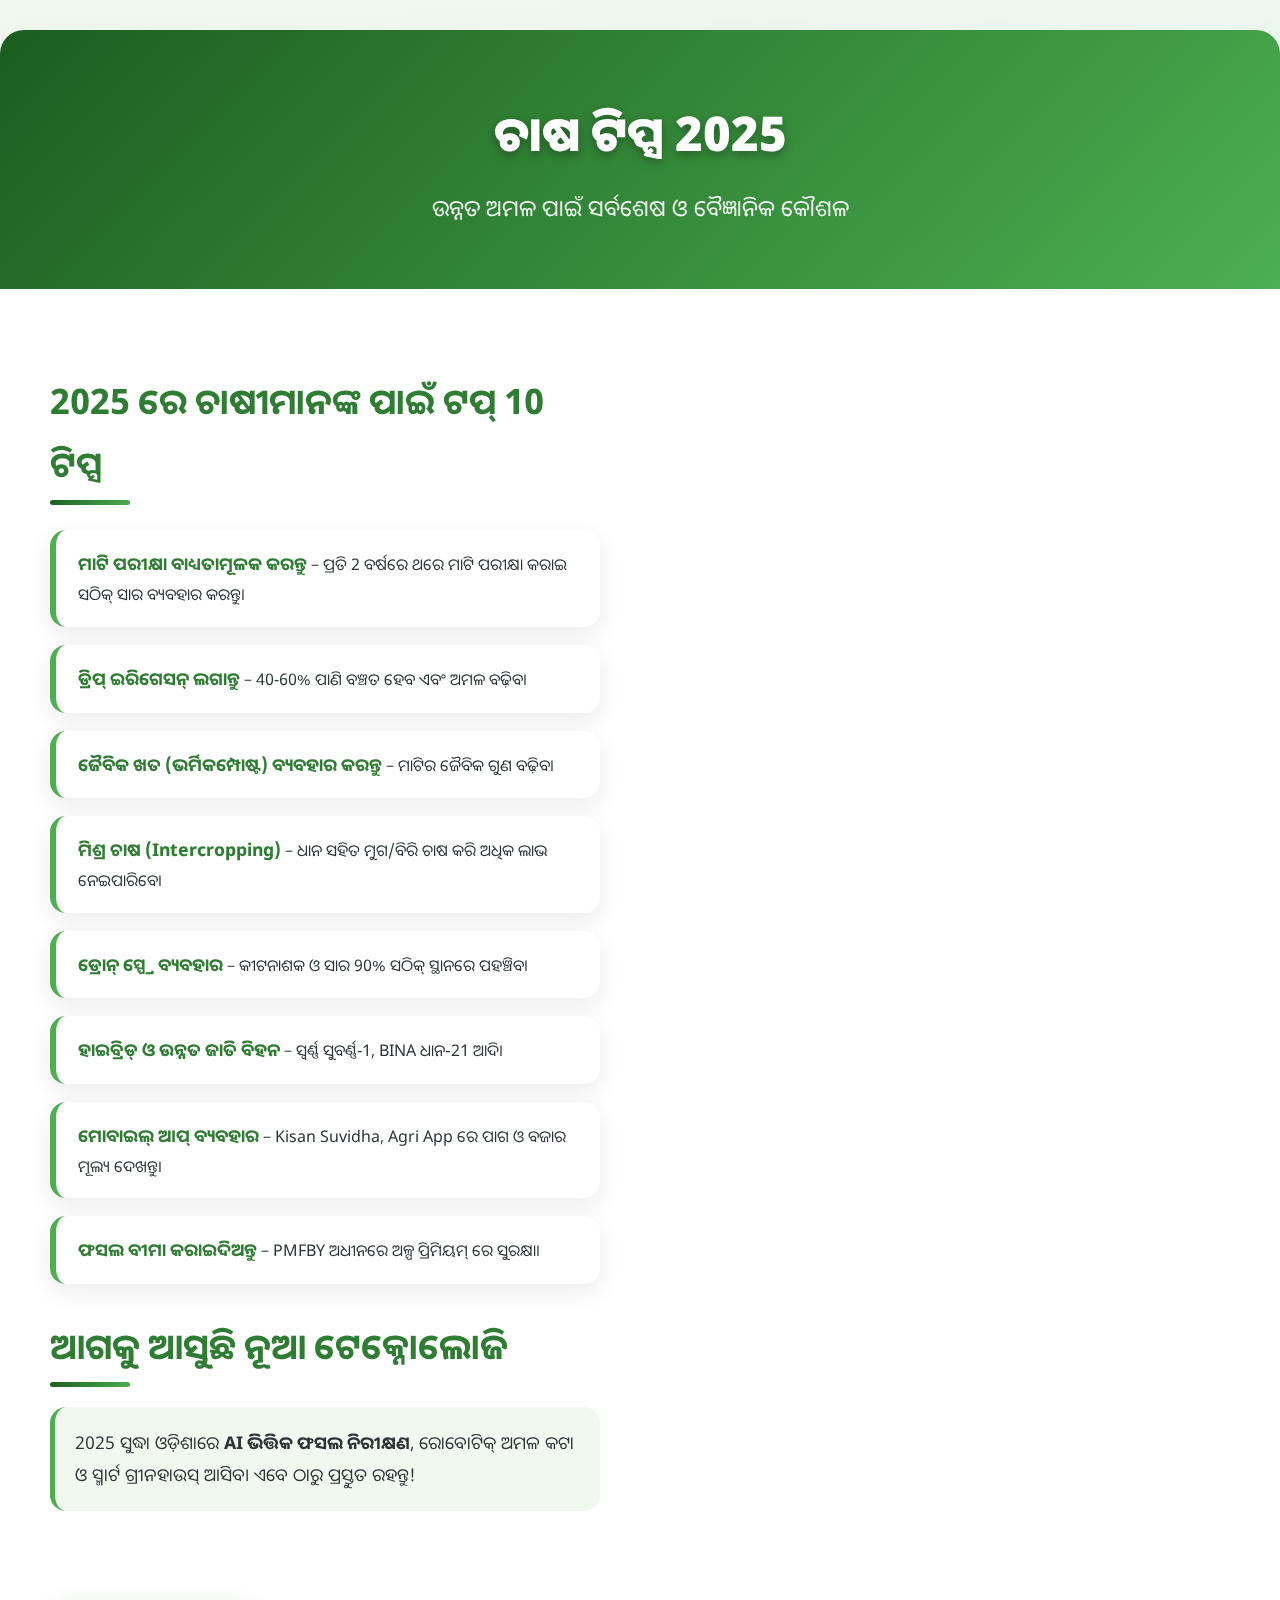
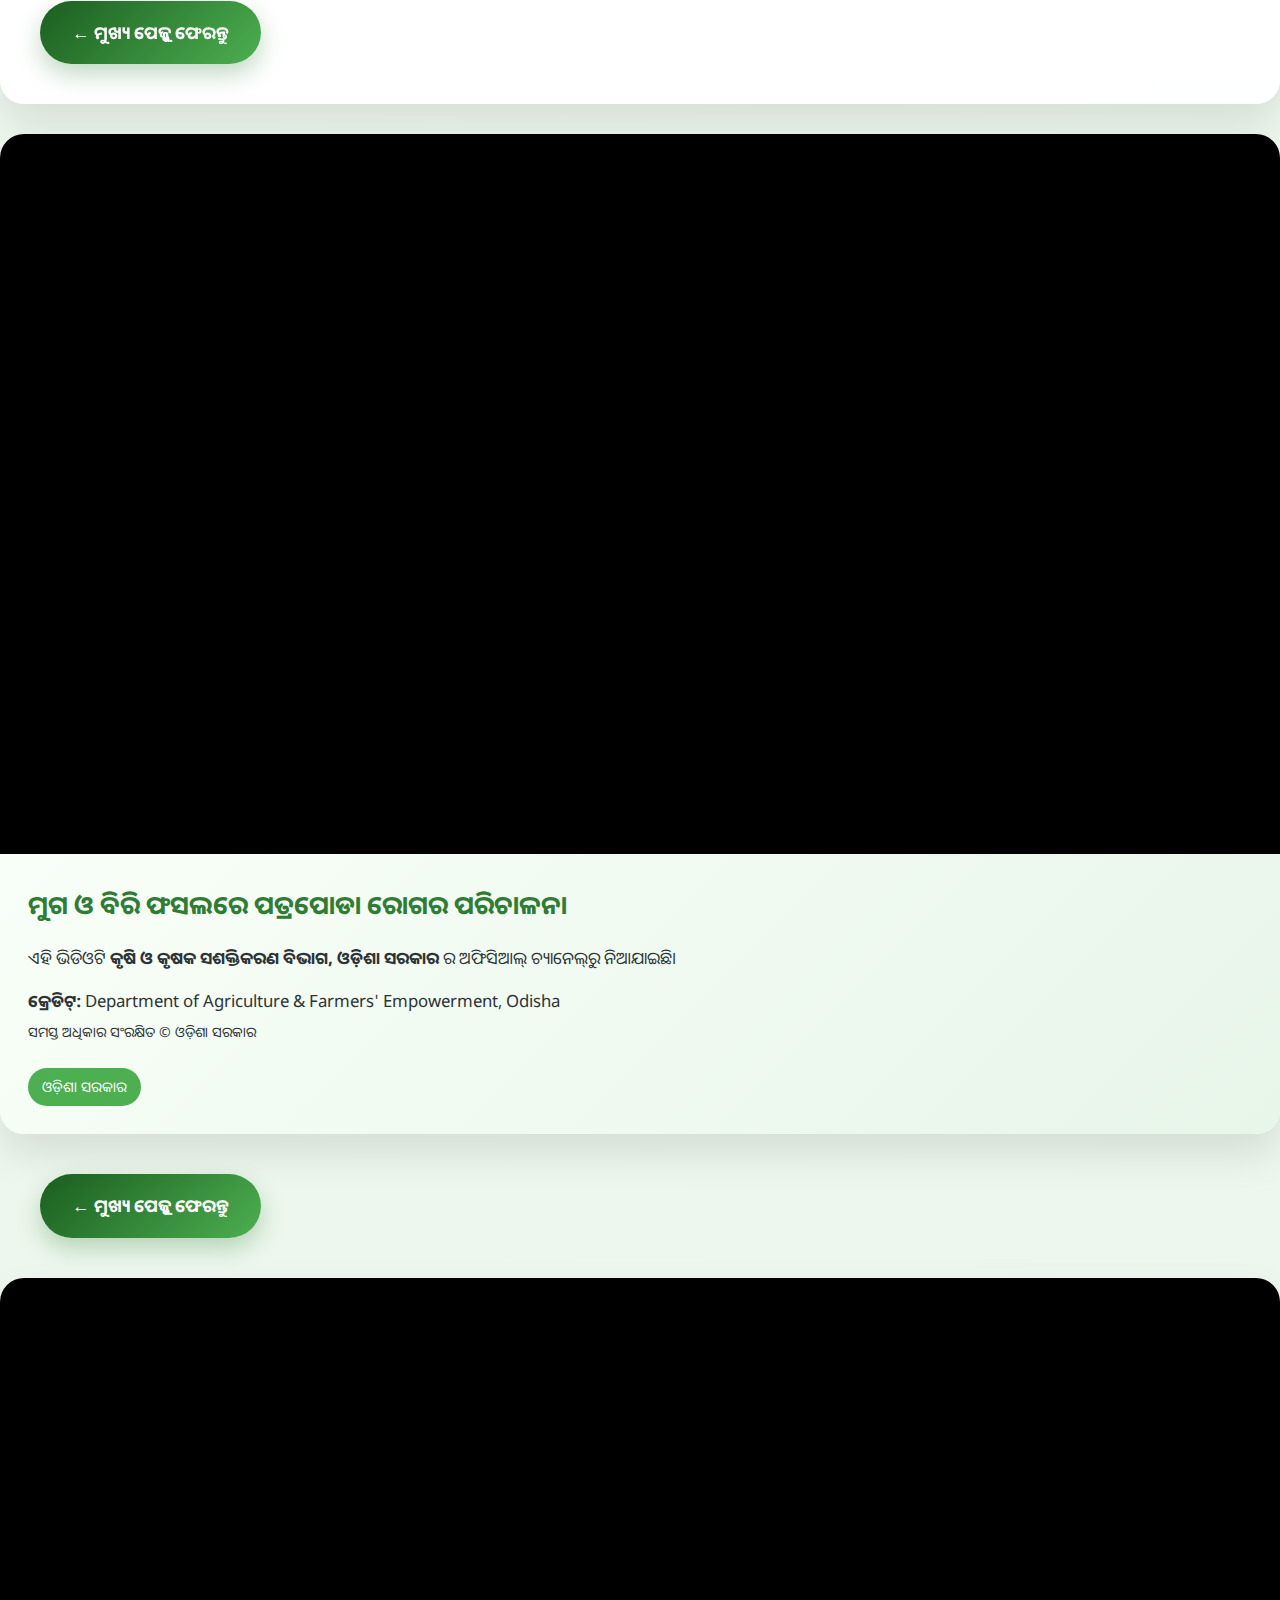
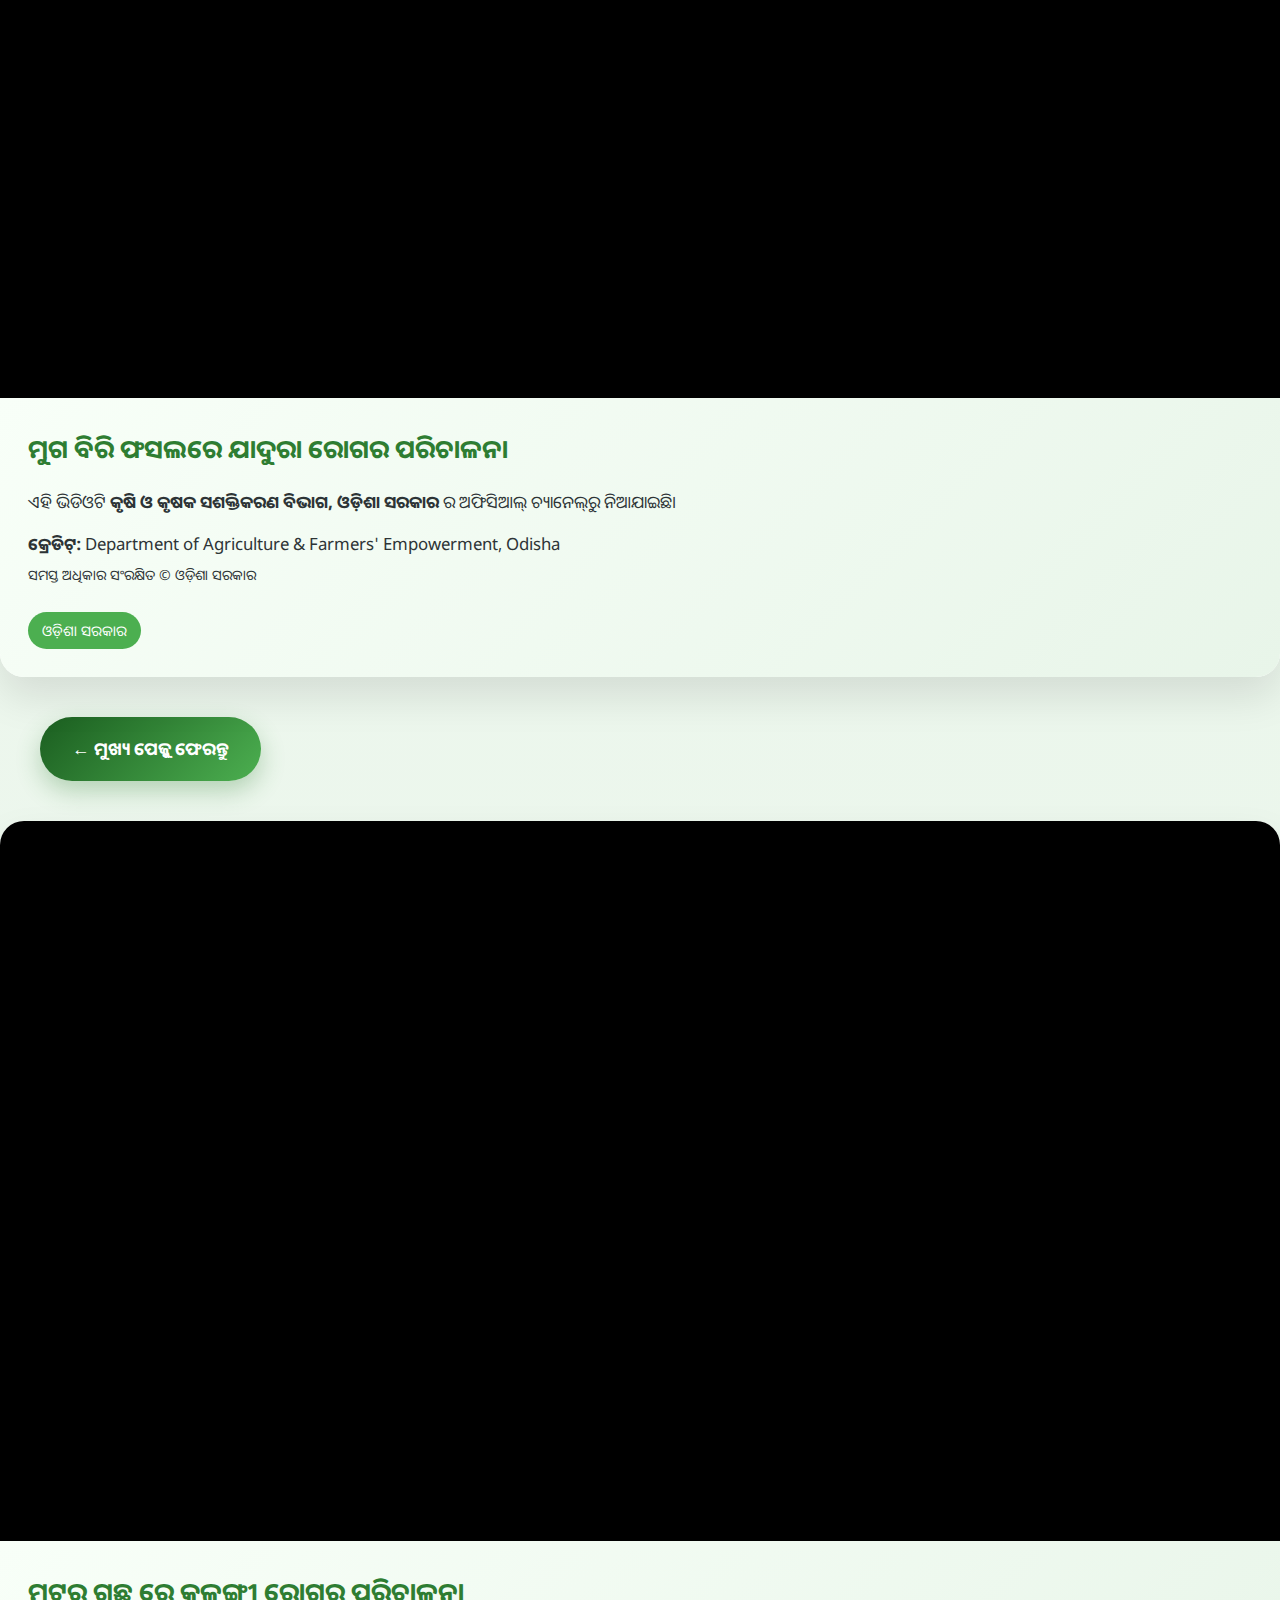
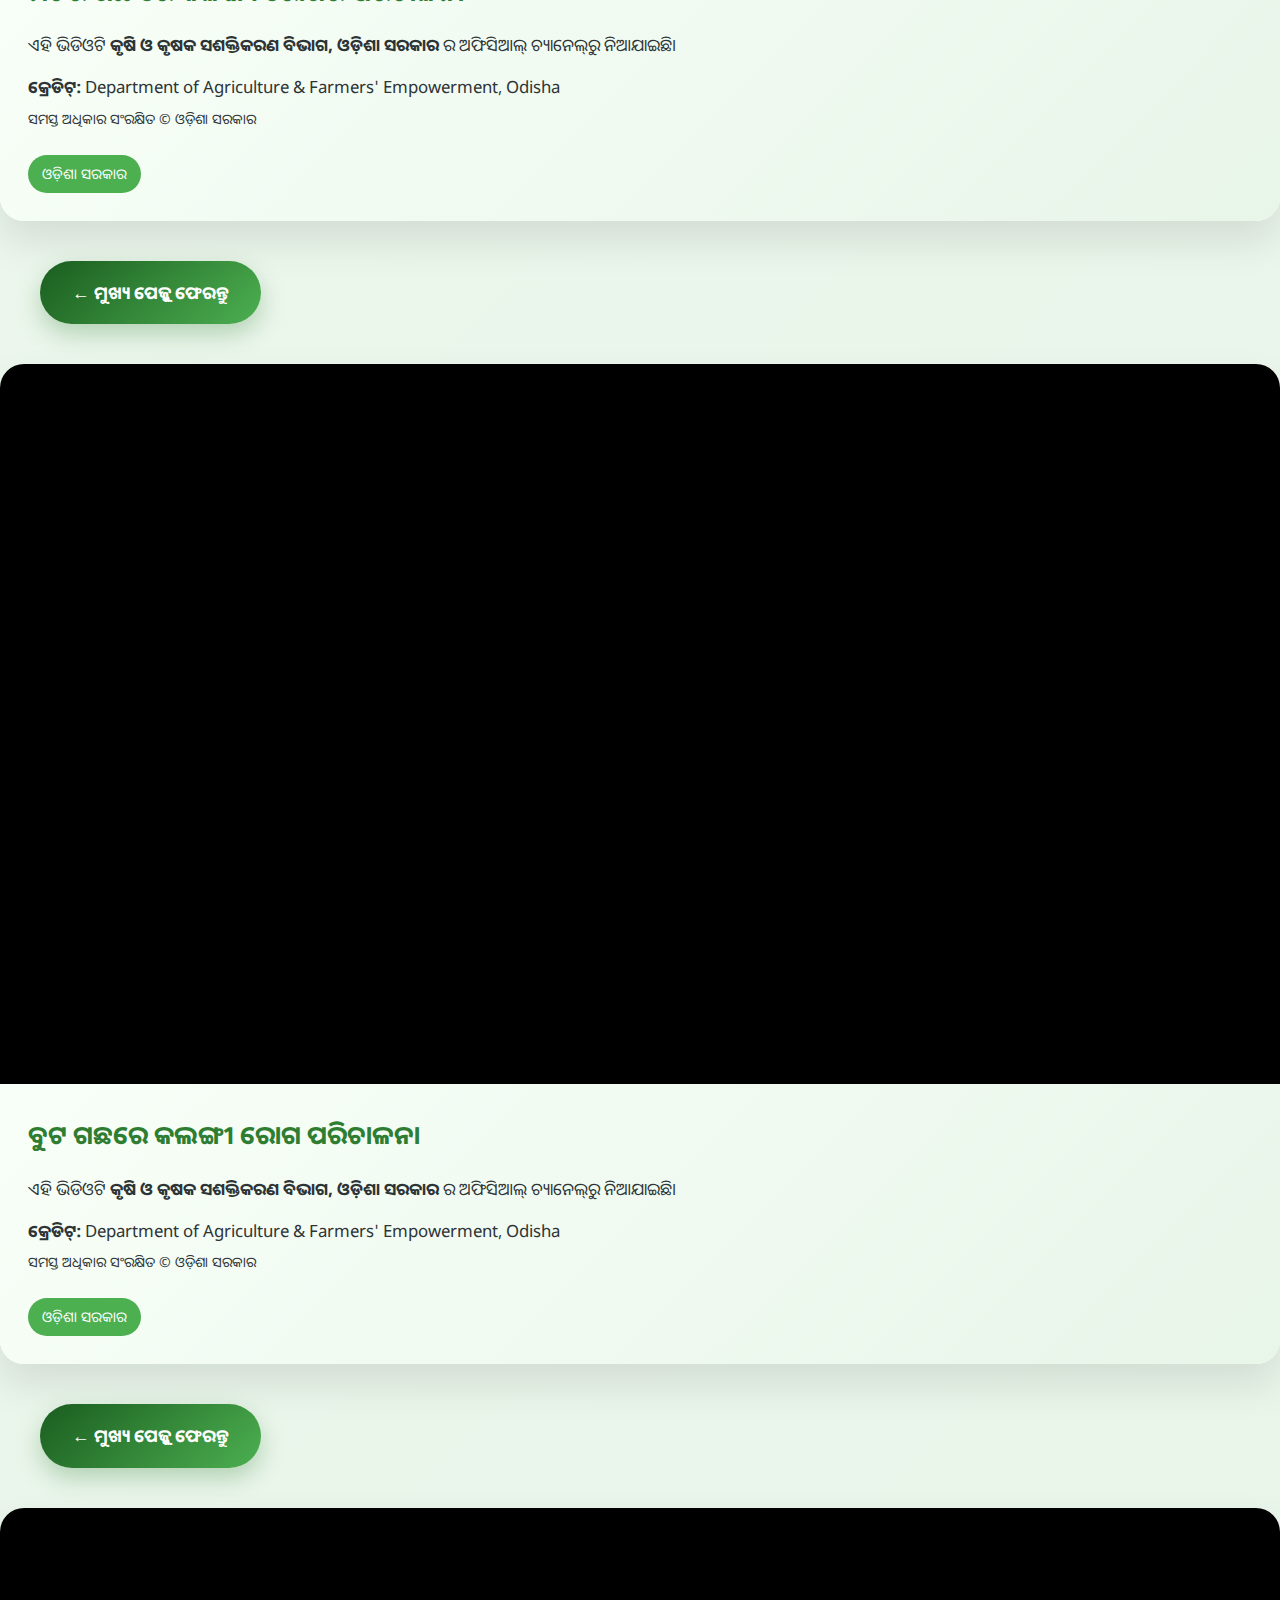
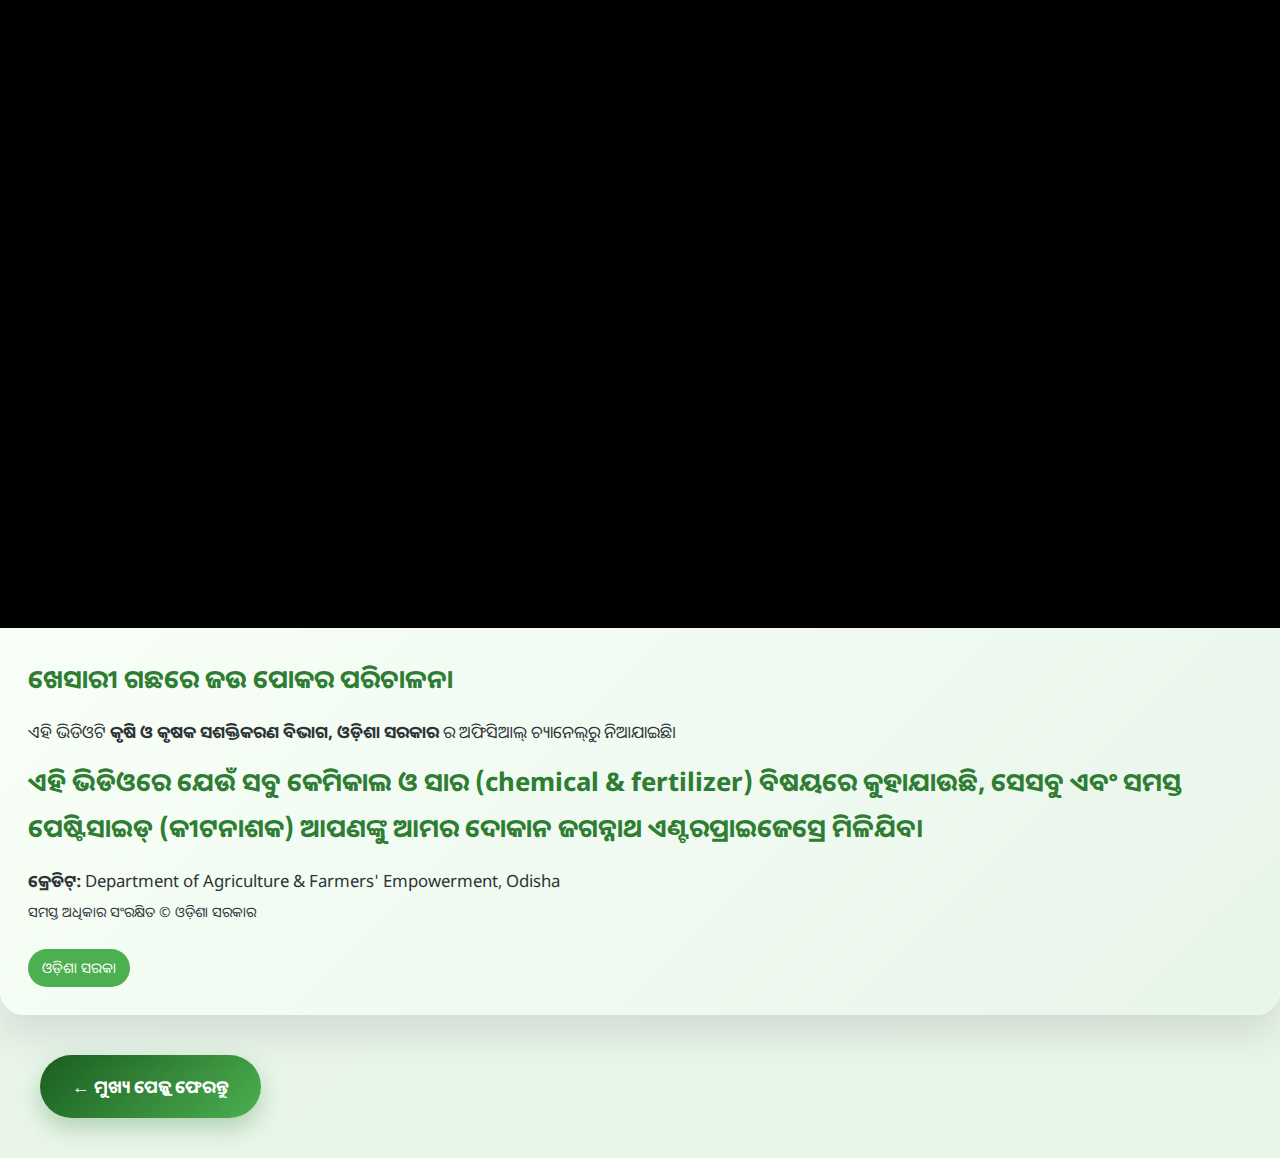
<file: blog-farming-tips-2025.html>
<!DOCTYPE html>
<html lang="or">
<head>
    <meta charset="UTF-8">
    <meta name="viewport" content="width=device-width, initial-scale=1.0">
    <title>ଚାଷ ଟିପ୍ସ 2025 - ଉନ୍ନତ ଅମଳ ପାଇଁ ନୂଆ କୌଶଳ</title>
    
    <!-- Google Font - Noto Sans Oriya -->
    <link href="https://fonts.googleapis.com/css2?family=Noto+Sans+Oriya:wght@400;500;700;900&display=swap" rel="stylesheet">
    
    <style>
        :root {
            --primary: #2e7d32;
            --gradient: linear-gradient(135deg, #1b5e20, #4caf50);
            --light-green: #e8f5e9;
            --card-shadow: 0 20px 40px rgba(0,0,0,0.1);
            --hover-shadow: 0 25px 50px rgba(46,125,50,0.25);
        }

        * { margin: 0; padding: 0; box-sizing: border-box; }
        
        body {
            font-family: 'Noto Sans Oriya', sans-serif;
            background: linear-gradient(135deg, #f0f8f0 0%, #e8f5e9 100%);
            color: #2d3436;
            line-height: 1.8;
            min-height: 100vh;
        }

        .container {
            max-width: 1400px;
            margin: 30px auto;
            background: rgba(255, 255, 255, 0.95);
            border-radius: 24px;
            overflow: hidden;
            box-shadow: var(--card-shadow);
            backdrop-filter: blur(10px);
        }

        /* Header */
        .header {
            background: var(--gradient);
            color: white;
            padding: 60px 40px;
            text-align: center;
            position: relative;
            overflow: hidden;
        }
        .header::before {
            content: '';
            position: absolute;
            top: 0; left: 0; right: 0; bottom: 0;
            background: url('data:image/svg+xml,<svg xmlns="http://www.w3.org/2000/svg" viewBox="0 0 100 100" opacity="0.1"><path fill="%23fff" d="M0 50 Q25 20 50 50 T100 50 Q75 80 50 50 T0 50Z"/></svg>') repeat;
            animation: wave 20s linear infinite;
        }
        @keyframes wave { 0% { background-position: 0 0; } 100% { background-position: 100px 100px; } }

        .header h1 {
            font-size: 3rem;
            font-weight: 900;
            margin-bottom: 12px;
            text-shadow: 0 4px 10px rgba(0,0,0,0.3);
        }
        .header p {
            font-size: 1.4rem;
            opacity: 0.95;
        }

        /* Main Content Area */
        .content {
            display: grid;
            grid-template-columns: 1fr 1fr; /* 50% - 50% */
            gap: 40px;
            padding: 50px;
        }

        .main-content {
            padding-right: 20px;
        }

        h2 {
            color: var(--primary);
            font-size: 2.2rem;
            margin: 30px 0 20px;
            position: relative;
            padding-bottom: 10px;
        }
        h2::after {
            content: '';
            position: absolute;
            left: 0;
            bottom: 0;
            width: 80px;
            height: 5px;
            background: var(--gradient);
            border-radius: 3px;
        }

        ul {
            margin: 25px 0;
        }
        li {
            background: white;
            margin: 18px 0;
            padding: 18px 22px;
            border-radius: 16px;
            box-shadow: 0 8px 25px rgba(0,0,0,0.08);
            border-left: 6px solid #4caf50;
            transition: all 0.3s ease;
            position: relative;
            overflow: hidden;
        }
        li:hover {
            transform: translateY(-8px);
            box-shadow: 0 15px 35px rgba(76,175,80,0.2);
        }
        li strong {
            color: var(--primary);
            font-size: 1.1em;
        }

        /* Video Section - 50% width, modern card */
        .video-section {
            display: flex;
            flex-direction: column;
            height: fit-content;
        }

        .video-card {
            background: white;
            border-radius: 24px;
            overflow: hidden;
            box-shadow: var(--card-shadow);
            transition: all 0.4s ease;
            position: sticky;
            top: 30px;
        }
        .video-card:hover {
            transform: translateY(-12px);
            box-shadow: var(--hover-shadow);
        }

        .video-container {
            position: relative;
            padding-bottom: 56.25%;
            height: 0;
            overflow: hidden;
            background: #000;
        }
        .video-container iframe {
            position: absolute;
            top: 0; left: 0;
            width: 100%;
            height: 100%;
            border: none;
        }

        .video-info {
            padding: 28px;
            background: linear-gradient(135deg, #f8fff8, var(--light-green));
        }
        .video-info h3 {
            color: var(--primary);
            font-size: 1.6rem;
            margin-bottom: 15px;
        }
        .video-info p {
            margin: 12px 0;
            font-size: 1.05rem;
        }
        .tag {
            display: inline-block;
            background: #4caf50;
            color: white;
            padding: 6px 14px;
            border-radius: 50px;
            font-size: 0.9rem;
            margin-top: 10px;
        }

        /* Back Button */
        .back-btn {
            display: inline-flex;
            align-items: center;
            gap: 10px;
            margin: 40px;
            padding: 16px 32px;
            background: var(--gradient);
            color: white;
            text-decoration: none;
            border-radius: 50px;
            font-weight: bold;
            font-size: 1.1rem;
            box-shadow: 0 10px 25px rgba(46,125,50,0.3);
            transition: all 0.3s ease;
        }
        .back-btn:hover {
            transform: translateY(-5px);
            box-shadow: 0 15px 35px rgba(46,125,50,0.4);
        }

        /* Mobile Responsive */
        @media (max-width: 992px) {
            .content {
                grid-template-columns: 1fr;
                padding: 30px;
            }
            .header h1 { font-size: 2.4rem; }
            .video-card { position: static; }
        }
        @media (max-width: 600px) {
            .header { padding: 40px 20px; }
            .header h1 { font-size: 2rem; }
            .content { padding: 20px; gap: 30px; }
        }
    </style>
</head>
<body>

    <div class="container">
        <!-- Header -->
        <div class="header">
            <h1>ଚାଷ ଟିପ୍ସ 2025</h1>
            <p>ଉନ୍ନତ ଅମଳ ପାଇଁ ସର୍ବଶେଷ ଓ ବୈଜ୍ଞାନିକ କୌଶଳ</p>
        </div>

        <!-- Main Content + Video Side by Side -->
        <div class="content">
            
            <!-- Left Side - Text Content -->
            <div class="main-content">
                <h2>2025 ରେ ଚାଷୀମାନଙ୍କ ପାଇଁ ଟପ୍ 10 ଟିପ୍ସ</h2>
                <ul>
                    <li><strong>ମାଟି ପରୀକ୍ଷା ବାଧ୍ୟତାମୂଳକ କରନ୍ତୁ</strong> – ପ୍ରତି 2 ବର୍ଷରେ ଥରେ ମାଟି ପରୀକ୍ଷା କରାଇ ସଠିକ୍ ସାର ବ୍ୟବହାର କରନ୍ତୁ।</li>
                    <li><strong>ଡ୍ରିପ୍ ଇରିଗେସନ୍ ଲଗାନ୍ତୁ</strong> – 40-60% ପାଣି ବଞ୍ଚତ ହେବ ଏବଂ ଅମଳ ବଢ଼ିବ।</li>
                    <li><strong>ଜୈବିକ ଖତ (ଭର୍ମିକମ୍ପୋଷ୍ଟ) ବ୍ୟବହାର କରନ୍ତୁ</strong> – ମାଟିର ଜୈବିକ ଗୁଣ ବଢ଼ିବ।</li>
                    <li><strong>ମିଶ୍ର ଚାଷ (Intercropping)</strong> – ଧାନ ସହିତ ମୁଗ/ବିରି ଚାଷ କରି ଅଧିକ ଲାଭ ନେଇପାରିବେ।</li>
                    <li><strong>ଡ୍ରୋନ୍ ସ୍ପ୍ରେ ବ୍ୟବହାର</strong> – କୀଟନାଶକ ଓ ସାର 90% ସଠିକ୍ ସ୍ଥାନରେ ପହଞ୍ଚିବ।</li>
                    <li><strong>ହାଇବ୍ରିଡ୍ ଓ ଉନ୍ନତ ଜାତି ବିହନ</strong> – ସ୍ୱର୍ଣ୍ଣ ସୁବର୍ଣ୍ଣ-1, BINA ଧାନ-21 ଆଦି।</li>
                    <li><strong>ମୋବାଇଲ୍ ଆପ୍ ବ୍ୟବହାର</strong> – Kisan Suvidha, Agri App ରେ ପାଗ ଓ ବଜାର ମୂଲ୍ୟ ଦେଖନ୍ତୁ।</li>
                    <li><strong>ଫସଲ ବୀମା କରାଇଦିଅନ୍ତୁ</strong> – PMFBY ଅଧୀନରେ ଅଳ୍ପ ପ୍ରିମିୟମ୍ ରେ ସୁରକ୍ଷା।</li>
                </ul>

                <h2>ଆଗକୁ ଆସୁଛି ନୂଆ ଟେକ୍ନୋଲୋଜି</h2>
                <p style="font-size:1.1rem; background: #f0f8f0; padding:20px; border-radius:16px; border-left:5px solid #4caf50;">
                    2025 ସୁଦ୍ଧା ଓଡ଼ିଶାରେ <strong>AI ଭିତ୍ତିକ ଫସଲ ନିରୀକ୍ଷଣ</strong>, ରୋବୋଟିକ୍ ଅମଳ କଟା ଓ ସ୍ମାର୍ଟ ଗ୍ରୀନହାଉସ୍ ଆସିବ। ଏବେ ଠାରୁ ପ୍ରସ୍ତୁତ ରହନ୍ତୁ!
                </p>
            </div>
</div>
        <a href="index.html" class="back-btn">← ମୁଖ୍ୟ ପେଜ୍କୁ ଫେରନ୍ତୁ</a>
    </div>
            <!-- 1 Right Side - Video (50% width) -->
            <div class="video-section">
                <div class="video-card">
                    <div class="video-container">
                        <iframe src="https://www.youtube.com/embed/VUn5-s5Yl7c" 
                                title="ଚାଷ ଟିପ୍ସ 2025" 
                                allow="accelerometer; autoplay; clipboard-write; encrypted-media; gyroscope; picture-in-picture" 
                                allowfullscreen>
                        </iframe>
                    </div>
                  <div class="video-info">
    <h3>ମୁଗ ଓ ବିରି ଫସଲରେ ପତ୍ରପୋଡା ରୋଗର ପରିଚାଳନା</h3>
    <p>ଏହି ଭିଡିଓଟି <strong>କୃଷି ଓ କୃଷକ ସଶକ୍ତିକରଣ ବିଭାଗ, ଓଡ଼ିଶା ସରକାର</strong> ର ଅଫିସିଆଲ୍ ଚ୍ୟାନେଲ୍‌ରୁ ନିଆଯାଇଛି।</p>
    <p><strong>କ୍ରେଡିଟ୍:</strong> Department of Agriculture & Farmers' Empowerment, Odisha<br>
       <small>ସମସ୍ତ ଅଧିକାର ସଂରକ୍ଷିତ © ଓଡ଼ିଶା ସରକାର</small>
    </p>
    <span class="tag">ଓଡ଼ିଶା ସରକାର</span>
</div>
                </div>
            </div>
        </div>
        </div>
        <a href="index.html" class="back-btn">← ମୁଖ୍ୟ ପେଜ୍କୁ ଫେରନ୍ତୁ</a>
    </div>
    <!-- 2 Right Side - Video (50% width) -->
            <div class="video-section">
                <div class="video-card">
                    <div class="video-container">
                       <iframe width="560" height="315" src="https://www.youtube.com/embed/k-Ok-iKA5Rk?si=e9DsvKMzhCthuRUn" title="YouTube video player" frameborder="0" allow="accelerometer; autoplay; clipboard-write; encrypted-media; gyroscope; picture-in-picture; web-share" referrerpolicy="strict-origin-when-cross-origin" allowfullscreen></iframe>
                    </div>
                  <div class="video-info">
    <h3>ମୁଗ ବିରି ଫସଲରେ ଯାଦୁରା ରୋଗର ପରିଚାଳନା</h3>
    <p>ଏହି ଭିଡିଓଟି <strong>କୃଷି ଓ କୃଷକ ସଶକ୍ତିକରଣ ବିଭାଗ, ଓଡ଼ିଶା ସରକାର</strong> ର ଅଫିସିଆଲ୍ ଚ୍ୟାନେଲ୍‌ରୁ ନିଆଯାଇଛି।</p>
    <p><strong>କ୍ରେଡିଟ୍:</strong> Department of Agriculture & Farmers' Empowerment, Odisha<br>
       <small>ସମସ୍ତ ଅଧିକାର ସଂରକ୍ଷିତ © ଓଡ଼ିଶା ସରକାର</small>
    </p>
    
    <span class="tag">ଓଡ଼ିଶା ସରକାର </span>
</div>
                </div>
            </div>
        </div>
</div>
        <a href="index.html" class="back-btn">← ମୁଖ୍ୟ ପେଜ୍କୁ ଫେରନ୍ତୁ</a>
    </div>
         <!-- 3 Right Side - Video (50% width) -->
            <div class="video-section">
                <div class="video-card">
                    <div class="video-container">
                       <iframe width="560" height="315" src="https://www.youtube.com/embed/hOxiEVlWrsM?si=PyFZsDnPWcN-kzuZ" title="YouTube video player" frameborder="0" allow="accelerometer; autoplay; clipboard-write; encrypted-media; gyroscope; picture-in-picture; web-share" referrerpolicy="strict-origin-when-cross-origin" allowfullscreen></iframe>
                    </div>
                  <div class="video-info">
    <h3>ମଟର ଗଛ ରେ କଳଙ୍ଗୀ ରୋଗର ପରିଚାଳନା</h3>
    <p>ଏହି ଭିଡିଓଟି <strong>କୃଷି ଓ କୃଷକ ସଶକ୍ତିକରଣ ବିଭାଗ, ଓଡ଼ିଶା ସରକାର</strong> ର ଅଫିସିଆଲ୍ ଚ୍ୟାନେଲ୍‌ରୁ ନିଆଯାଇଛି।</p>
    <p><strong>କ୍ରେଡିଟ୍:</strong> Department of Agriculture & Farmers' Empowerment, Odisha<br>
       <small>ସମସ୍ତ ଅଧିକାର ସଂରକ୍ଷିତ © ଓଡ଼ିଶା ସରକାର</small>
    </p>
    
    <span class="tag">ଓଡ଼ିଶା ସରକାର </span>
</div>
                </div>
            </div>
        </div>
        <a href="index.html" class="back-btn">← ମୁଖ୍ୟ ପେଜ୍କୁ ଫେରନ୍ତୁ</a>
    </div>
  <!-- 4 Right Side - Video (50% width) -->
            <div class="video-section">
                <div class="video-card">
                    <div class="video-container">
                     <iframe width="560" height="315" src="https://www.youtube.com/embed/JG3Ma1zm85o?si=6X09FvDso0K3i5jl" title="YouTube video player" frameborder="0" allow="accelerometer; autoplay; clipboard-write; encrypted-media; gyroscope; picture-in-picture; web-share" referrerpolicy="strict-origin-when-cross-origin" allowfullscreen></iframe>
                    </div>
                  <div class="video-info">
    <h3>ବୁଟ ଗଛରେ କଲଙ୍ଗୀ ରୋଗ ପରିଚାଳନା</h3>
    <p>ଏହି ଭିଡିଓଟି <strong>କୃଷି ଓ କୃଷକ ସଶକ୍ତିକରଣ ବିଭାଗ, ଓଡ଼ିଶା ସରକାର</strong> ର ଅଫିସିଆଲ୍ ଚ୍ୟାନେଲ୍‌ରୁ ନିଆଯାଇଛି।</p>
    <p><strong>କ୍ରେଡିଟ୍:</strong> Department of Agriculture & Farmers' Empowerment, Odisha<br>
       <small>ସମସ୍ତ ଅଧିକାର ସଂରକ୍ଷିତ © ଓଡ଼ିଶା ସରକାର</small>
    </p>
    
    <span class="tag">ଓଡ଼ିଶା ସରକାର </span>
</div>
                </div>
            </div>
        </div>
        <a href="index.html" class="back-btn">← ମୁଖ୍ୟ ପେଜ୍କୁ ଫେରନ୍ତୁ</a>
    </div>
<!-- 5 Right Side - Video (50% width) -->
            <div class="video-section">
                <div class="video-card">
                    <div class="video-container">
                     <iframe width="560" height="315" src="https://www.youtube.com/embed/2HugdE8DCuM?si=dKutlcShtpRUVliL" title="YouTube video player" frameborder="0" allow="accelerometer; autoplay; clipboard-write; encrypted-media; gyroscope; picture-in-picture; web-share" referrerpolicy="strict-origin-when-cross-origin" allowfullscreen></iframe>
                    </div>
                  <div class="video-info">
    <h3>ଖେସାରୀ ଗଛରେ ଜଉ ପୋକର ପରିଚାଳନା</h3>


    <p>ଏହି ଭିଡିଓଟି <strong>କୃଷି ଓ କୃଷକ ସଶକ୍ତିକରଣ ବିଭାଗ, ଓଡ଼ିଶା ସରକାର</strong> ର ଅଫିସିଆଲ୍ ଚ୍ୟାନେଲ୍‌ରୁ ନିଆଯାଇଛି।</p>

    <h3>ଏହି ଭିଡିଓରେ ଯେଉଁ ସବୁ କେମିକାଲ ଓ ସାର (chemical & fertilizer) ବିଷୟରେ କୁହାଯାଉଛି, ସେସବୁ ଏବଂ ସମସ୍ତ ପେଷ୍ଟିସାଇଡ୍ (କୀଟନାଶକ) ଆପଣଙ୍କୁ ଆମର ଦୋକାନ ଜଗନ୍ନାଥ ଏଣ୍ଟରପ୍ରାଇଜେସ୍ରେ ମିଳିଯିବ।</h3>
    <p><strong>କ୍ରେଡିଟ୍:</strong> Department of Agriculture & Farmers' Empowerment, Odisha<br>
        
       <small>ସମସ୍ତ ଅଧିକାର ସଂରକ୍ଷିତ © ଓଡ଼ିଶା ସରକାର</small>
    </p>
    
    <span class="tag">ଓଡ଼ିଶା ସରକା </span>
</div>
                </div>
            </div>
        </div>
        <a href="index.html" class="back-btn">← ମୁଖ୍ୟ ପେଜ୍କୁ ଫେରନ୍ତୁ</a>
    </div>
</body>
</html>
</file>
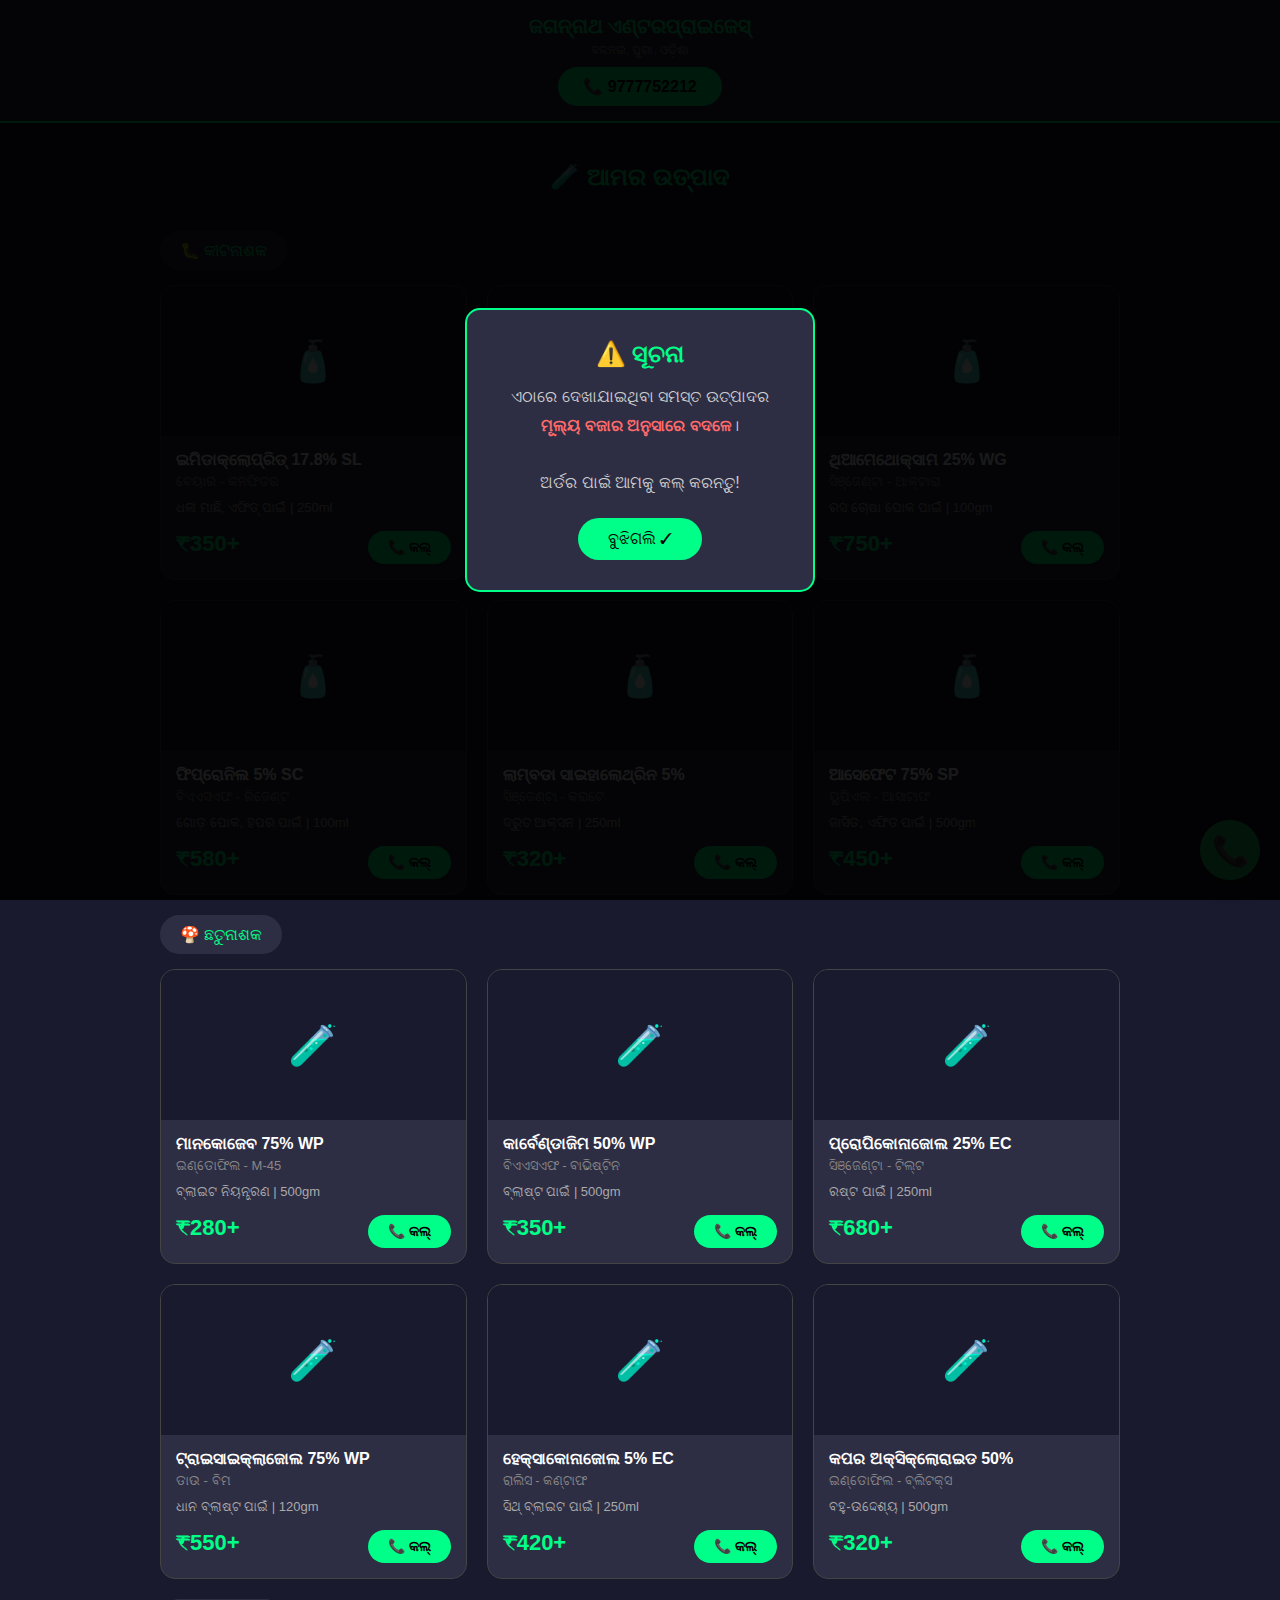
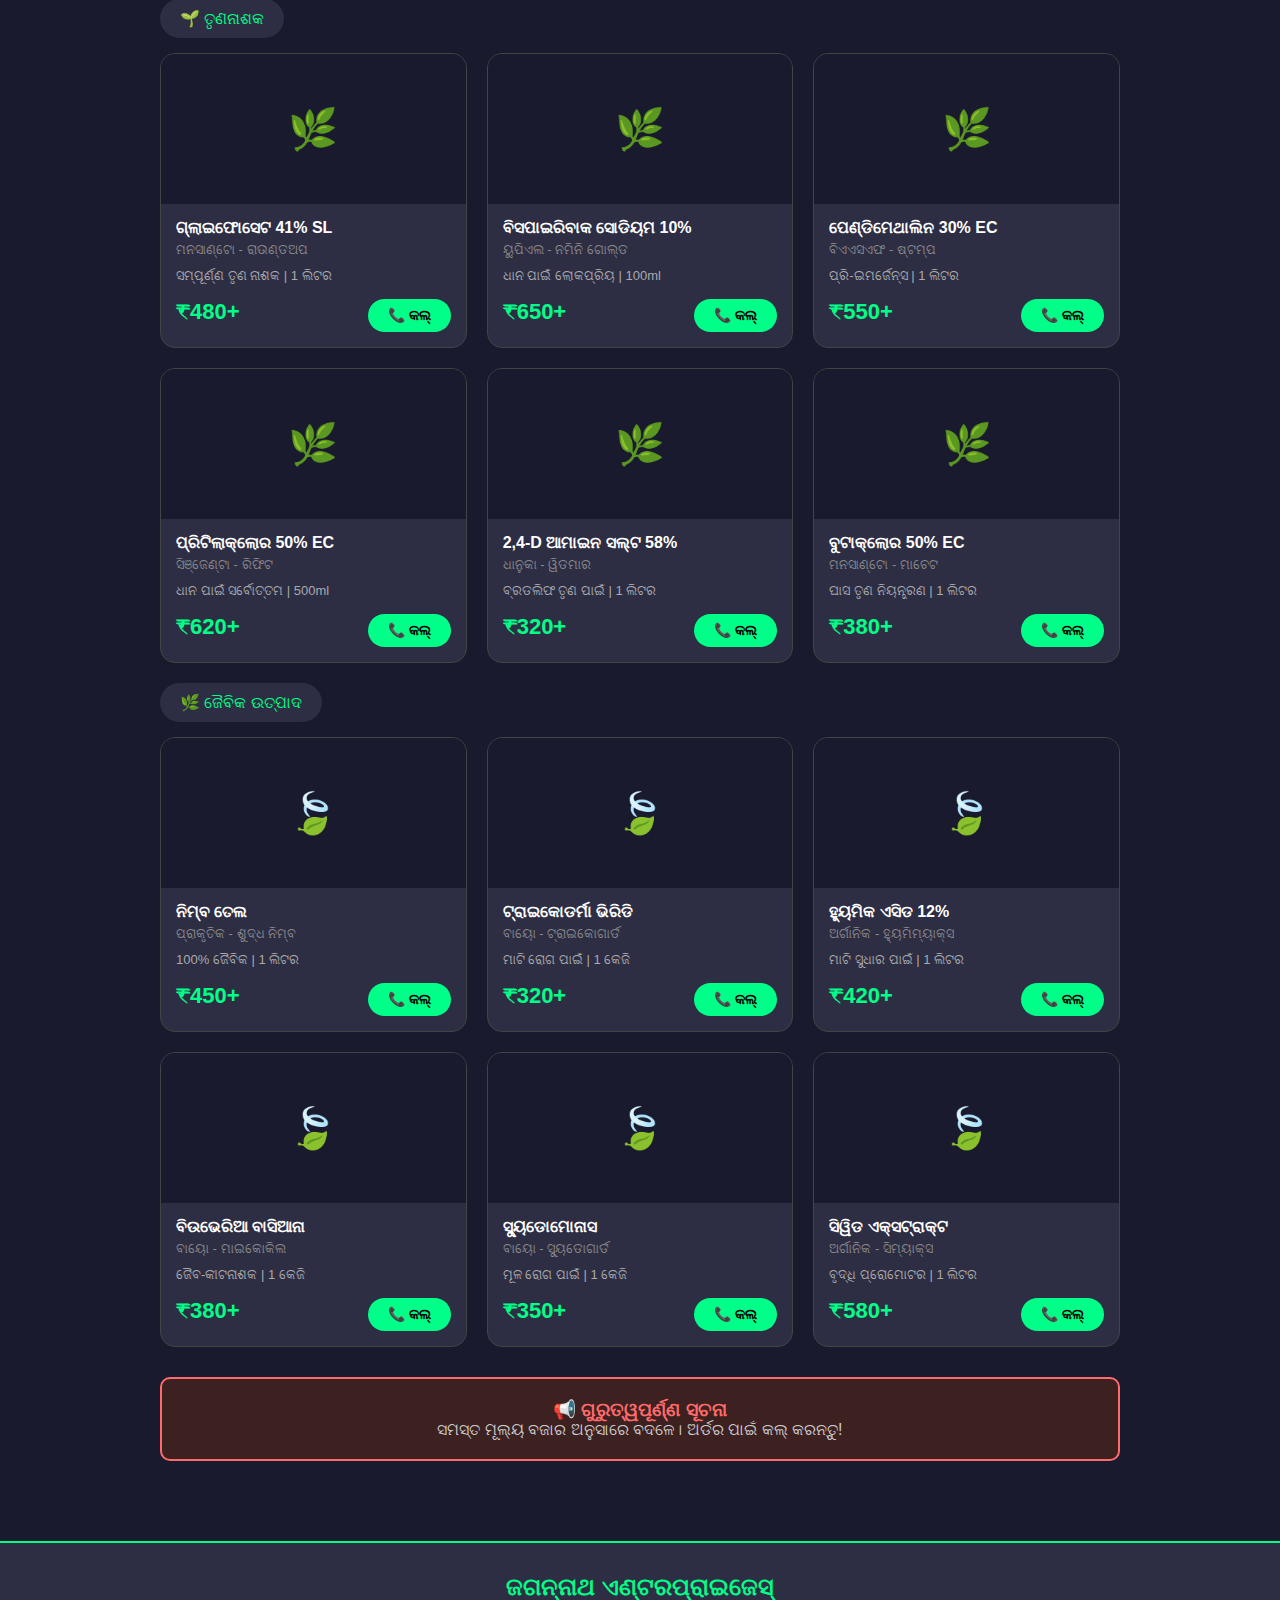
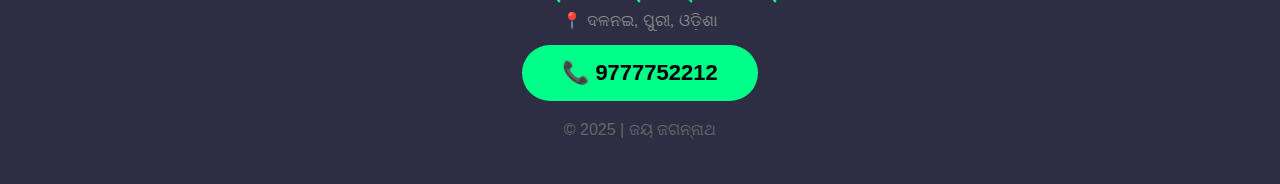
<file: pesticides.html>
<!DOCTYPE html>
<html lang="or">
<head>
    <meta charset="UTF-8">
    <meta name="viewport" content="width=device-width, initial-scale=1.0">
    <title>ଜଗନ୍ନାଥ ଏଣ୍ଟରପ୍ରାଇଜେସ୍</title>
    <style>
        * {
            margin: 0;
            padding: 0;
            box-sizing: border-box;
        }

        body {
            font-family: Arial, sans-serif;
            background: #1a1a2e;
            color: white;
        }

        /* POPUP */
        #popup {
            position: fixed;
            top: 0;
            left: 0;
            width: 100%;
            height: 100%;
            background: rgba(0,0,0,0.9);
            display: flex;
            justify-content: center;
            align-items: center;
            z-index: 9999;
        }

        .popup-box {
            background: #2d2d44;
            padding: 30px;
            border-radius: 15px;
            text-align: center;
            max-width: 350px;
            margin: 20px;
            border: 2px solid #00ff88;
        }

        .popup-box h2 {
            color: #00ff88;
            margin-bottom: 15px;
        }

        .popup-box p {
            color: #ccc;
            line-height: 1.8;
            margin-bottom: 20px;
        }

        .popup-box button {
            background: #00ff88;
            color: black;
            border: none;
            padding: 12px 30px;
            border-radius: 25px;
            font-size: 16px;
            cursor: pointer;
        }

        /* HEADER */
        .header {
            background: #2d2d44;
            padding: 15px;
            text-align: center;
            border-bottom: 2px solid #00ff88;
        }

        .header h1 {
            color: #00ff88;
            font-size: 20px;
            margin-bottom: 5px;
        }

        .header p {
            color: #888;
            font-size: 12px;
            margin-bottom: 10px;
        }

        .call-btn {
            display: inline-block;
            background: #00ff88;
            color: black;
            padding: 10px 25px;
            border-radius: 25px;
            text-decoration: none;
            font-weight: bold;
        }

        /* PRODUCTS */
        .container {
            max-width: 1000px;
            margin: 0 auto;
            padding: 20px;
        }

        .section-title {
            text-align: center;
            color: #00ff88;
            font-size: 24px;
            margin: 20px 0;
        }

        .category {
            background: #2d2d44;
            padding: 10px 20px;
            border-radius: 20px;
            display: inline-block;
            margin: 20px 0 15px;
            color: #00ff88;
        }

        .products {
            display: grid;
            grid-template-columns: repeat(auto-fill, minmax(280px, 1fr));
            gap: 20px;
        }

        .card {
            background: #2d2d44;
            border-radius: 15px;
            overflow: hidden;
            border: 1px solid #444;
        }

        .card-img {
            width: 100%;
            height: 150px;
            background: #1a1a2e;
            display: flex;
            align-items: center;
            justify-content: center;
            color: #00ff88;
            font-size: 40px;
        }

        .card-body {
            padding: 15px;
        }

        .card-body h3 {
            font-size: 16px;
            margin-bottom: 5px;
        }

        .card-body .brand {
            color: #888;
            font-size: 13px;
            margin-bottom: 10px;
        }

        .card-body .desc {
            color: #aaa;
            font-size: 13px;
            margin-bottom: 15px;
        }

        .card-body .price {
            color: #00ff88;
            font-size: 22px;
            font-weight: bold;
        }

        .card-body a {
            display: inline-block;
            background: #00ff88;
            color: black;
            padding: 8px 20px;
            border-radius: 20px;
            text-decoration: none;
            font-weight: bold;
            font-size: 14px;
            float: right;
        }

        /* FOOTER */
        .footer {
            background: #2d2d44;
            padding: 30px;
            text-align: center;
            margin-top: 30px;
            border-top: 2px solid #00ff88;
        }

        .footer h2 {
            color: #00ff88;
            margin-bottom: 10px;
        }

        .footer p {
            color: #888;
            margin-bottom: 15px;
        }

        .footer .big-call {
            display: inline-block;
            background: #00ff88;
            color: black;
            padding: 15px 40px;
            border-radius: 30px;
            text-decoration: none;
            font-size: 22px;
            font-weight: bold;
        }

        /* FLOATING BUTTON */
        .float-btn {
            position: fixed;
            bottom: 20px;
            right: 20px;
            background: #25D366;
            width: 60px;
            height: 60px;
            border-radius: 50%;
            display: flex;
            align-items: center;
            justify-content: center;
            font-size: 30px;
            text-decoration: none;
            box-shadow: 0 5px 20px rgba(0,0,0,0.3);
            z-index: 999;
        }

        .clearfix {
            clear: both;
        }
    </style>
</head>
<body>

    <!-- POPUP -->
    <div id="popup">
        <div class="popup-box">
            <h2>⚠️ ସୂଚନା</h2>
            <p>
                ଏଠାରେ ଦେଖାଯାଇଥିବା ସମସ୍ତ ଉତ୍ପାଦର <b style="color:#ff6b6b;">ମୂଲ୍ୟ ବଜାର ଅନୁସାରେ ବଦଳେ</b>।<br><br>
                ଅର୍ଡର ପାଇଁ ଆମକୁ କଲ୍ କରନ୍ତୁ!
            </p>
            <button onclick="document.getElementById('popup').style.display='none'">
                ବୁଝିଗଲି ✓
            </button>
        </div>
    </div>

    <!-- HEADER -->
    <div class="header">
        <h1>ଜଗନ୍ନାଥ ଏଣ୍ଟରପ୍ରାଇଜେସ୍</h1>
        <p>ଦଳନଇ, ପୁରୀ, ଓଡ଼ିଶା</p>
        <a href="tel:9777752212" class="call-btn">📞 9777752212</a>
    </div>

    <!-- PRODUCTS -->
    <div class="container">
        
        <h2 class="section-title">🧪 ଆମର ଉତ୍ପାଦ</h2>

        <!-- INSECTICIDES -->
        <div class="category">🐛 କୀଟନାଶକ</div>
        
        <div class="products">
            
            <div class="card">
                <div class="card-img">🧴</div>
                <div class="card-body">
                    <h3>ଇମିଡାକ୍ଲୋପ୍ରିଡ୍ 17.8% SL</h3>
                    <p class="brand">ବେୟାର - କନଫିଡର</p>
                    <p class="desc">ଧଳା ମାଛି, ଏଫିଡ୍ ପାଇଁ | 250ml</p>
                    <span class="price">₹350+</span>
                    <a href="tel:9777752212">📞 କଲ୍</a>
                    <div class="clearfix"></div>
                </div>
            </div>

            <div class="card">
                <div class="card-img">🧴</div>
                <div class="card-body">
                    <h3>କ୍ଲୋରପାଇରିଫସ୍ 20% EC</h3>
                    <p class="brand">ଡାଉ - ଡର୍ସବାନ</p>
                    <p class="desc">ଉଇ, ଗୋଡ଼ ପୋକ ପାଇଁ | 1 ଲିଟର</p>
                    <span class="price">₹280+</span>
                    <a href="tel:9777752212">📞 କଲ୍</a>
                    <div class="clearfix"></div>
                </div>
            </div>

            <div class="card">
                <div class="card-img">🧴</div>
                <div class="card-body">
                    <h3>ଥିଆମେଥୋକ୍ସାମ 25% WG</h3>
                    <p class="brand">ସିଞ୍ଜେଣ୍ଟା - ଆକ୍ଟାରା</p>
                    <p class="desc">ରସ ଚୋଷା ପୋକ ପାଇଁ | 100gm</p>
                    <span class="price">₹750+</span>
                    <a href="tel:9777752212">📞 କଲ୍</a>
                    <div class="clearfix"></div>
                </div>
            </div>

            <div class="card">
                <div class="card-img">🧴</div>
                <div class="card-body">
                    <h3>ଫିପ୍ରୋନିଲ 5% SC</h3>
                    <p class="brand">ବିଏଏସଏଫ - ରିଜେଣ୍ଟ</p>
                    <p class="desc">ଗୋଡ଼ ପୋକ, ହପର ପାଇଁ | 100ml</p>
                    <span class="price">₹580+</span>
                    <a href="tel:9777752212">📞 କଲ୍</a>
                    <div class="clearfix"></div>
                </div>
            </div>

            <div class="card">
                <div class="card-img">🧴</div>
                <div class="card-body">
                    <h3>ଲାମ୍ବଡା ସାଇହାଲୋଥ୍ରିନ 5%</h3>
                    <p class="brand">ସିଞ୍ଜେଣ୍ଟା - କରାଟେ</p>
                    <p class="desc">ଦ୍ରୁତ ଆକ୍ସନ | 250ml</p>
                    <span class="price">₹320+</span>
                    <a href="tel:9777752212">📞 କଲ୍</a>
                    <div class="clearfix"></div>
                </div>
            </div>

            <div class="card">
                <div class="card-img">🧴</div>
                <div class="card-body">
                    <h3>ଆସେଫେଟ 75% SP</h3>
                    <p class="brand">ୟୁପିଏଲ - ଆସାଟାଫ</p>
                    <p class="desc">ଜାସିଡ, ଏଫିଡ ପାଇଁ | 500gm</p>
                    <span class="price">₹450+</span>
                    <a href="tel:9777752212">📞 କଲ୍</a>
                    <div class="clearfix"></div>
                </div>
            </div>

        </div>

        <!-- FUNGICIDES -->
        <div class="category">🍄 ଛତୁନାଶକ</div>
        
        <div class="products">
            
            <div class="card">
                <div class="card-img">🧪</div>
                <div class="card-body">
                    <h3>ମାନକୋଜେବ 75% WP</h3>
                    <p class="brand">ଇଣ୍ଡୋଫିଲ - M-45</p>
                    <p class="desc">ବ୍ଲାଇଟ ନିୟନ୍ତ୍ରଣ | 500gm</p>
                    <span class="price">₹280+</span>
                    <a href="tel:9777752212">📞 କଲ୍</a>
                    <div class="clearfix"></div>
                </div>
            </div>

            <div class="card">
                <div class="card-img">🧪</div>
                <div class="card-body">
                    <h3>କାର୍ବେଣ୍ଡାଜିମ 50% WP</h3>
                    <p class="brand">ବିଏଏସଏଫ - ବାଭିଷ୍ଟିନ</p>
                    <p class="desc">ବ୍ଲାଷ୍ଟ ପାଇଁ | 500gm</p>
                    <span class="price">₹350+</span>
                    <a href="tel:9777752212">📞 କଲ୍</a>
                    <div class="clearfix"></div>
                </div>
            </div>

            <div class="card">
                <div class="card-img">🧪</div>
                <div class="card-body">
                    <h3>ପ୍ରୋପିକୋନାଜୋଲ 25% EC</h3>
                    <p class="brand">ସିଞ୍ଜେଣ୍ଟା - ଟିଲ୍ଟ</p>
                    <p class="desc">ରଷ୍ଟ ପାଇଁ | 250ml</p>
                    <span class="price">₹680+</span>
                    <a href="tel:9777752212">📞 କଲ୍</a>
                    <div class="clearfix"></div>
                </div>
            </div>

            <div class="card">
                <div class="card-img">🧪</div>
                <div class="card-body">
                    <h3>ଟ୍ରାଇସାଇକ୍ଲାଜୋଲ 75% WP</h3>
                    <p class="brand">ଡାଉ - ବିମ</p>
                    <p class="desc">ଧାନ ବ୍ଲାଷ୍ଟ ପାଇଁ | 120gm</p>
                    <span class="price">₹550+</span>
                    <a href="tel:9777752212">📞 କଲ୍</a>
                    <div class="clearfix"></div>
                </div>
            </div>

            <div class="card">
                <div class="card-img">🧪</div>
                <div class="card-body">
                    <h3>ହେକ୍ସାକୋନାଜୋଲ 5% EC</h3>
                    <p class="brand">ରାଲିସ - କଣ୍ଟାଫ</p>
                    <p class="desc">ସିଥ୍ ବ୍ଲାଇଟ ପାଇଁ | 250ml</p>
                    <span class="price">₹420+</span>
                    <a href="tel:9777752212">📞 କଲ୍</a>
                    <div class="clearfix"></div>
                </div>
            </div>

            <div class="card">
                <div class="card-img">🧪</div>
                <div class="card-body">
                    <h3>କପର ଅକ୍ସିକ୍ଲୋରାଇଡ 50%</h3>
                    <p class="brand">ଇଣ୍ଡୋଫିଲ - ବ୍ଲିଟକ୍ସ</p>
                    <p class="desc">ବହୁ-ଉଦ୍ଦେଶ୍ୟ | 500gm</p>
                    <span class="price">₹320+</span>
                    <a href="tel:9777752212">📞 କଲ୍</a>
                    <div class="clearfix"></div>
                </div>
            </div>

        </div>

        <!-- HERBICIDES -->
        <div class="category">🌱 ତୃଣନାଶକ</div>
        
        <div class="products">
            
            <div class="card">
                <div class="card-img">🌿</div>
                <div class="card-body">
                    <h3>ଗ୍ଲାଇଫୋସେଟ 41% SL</h3>
                    <p class="brand">ମନସାଣ୍ଟୋ - ରାଉଣ୍ଡଅପ</p>
                    <p class="desc">ସମ୍ପୂର୍ଣ୍ଣ ତୃଣ ନାଶକ | 1 ଲିଟର</p>
                    <span class="price">₹480+</span>
                    <a href="tel:9777752212">📞 କଲ୍</a>
                    <div class="clearfix"></div>
                </div>
            </div>

            <div class="card">
                <div class="card-img">🌿</div>
                <div class="card-body">
                    <h3>ବିସପାଇରିବାକ ସୋଡିୟମ 10%</h3>
                    <p class="brand">ୟୁପିଏଲ - ନମିନି ଗୋଲ୍ଡ</p>
                    <p class="desc">ଧାନ ପାଇଁ ଲୋକପ୍ରିୟ | 100ml</p>
                    <span class="price">₹650+</span>
                    <a href="tel:9777752212">📞 କଲ୍</a>
                    <div class="clearfix"></div>
                </div>
            </div>

            <div class="card">
                <div class="card-img">🌿</div>
                <div class="card-body">
                    <h3>ପେଣ୍ଡିମେଥାଲିନ 30% EC</h3>
                    <p class="brand">ବିଏଏସଏଫ - ଷ୍ଟମ୍ପ</p>
                    <p class="desc">ପ୍ରି-ଇମର୍ଜେନ୍ସ | 1 ଲିଟର</p>
                    <span class="price">₹550+</span>
                    <a href="tel:9777752212">📞 କଲ୍</a>
                    <div class="clearfix"></div>
                </div>
            </div>

            <div class="card">
                <div class="card-img">🌿</div>
                <div class="card-body">
                    <h3>ପ୍ରିଟିଲାକ୍ଲୋର 50% EC</h3>
                    <p class="brand">ସିଞ୍ଜେଣ୍ଟା - ରିଫିଟ</p>
                    <p class="desc">ଧାନ ପାଇଁ ସର୍ବୋତ୍ତମ | 500ml</p>
                    <span class="price">₹620+</span>
                    <a href="tel:9777752212">📞 କଲ୍</a>
                    <div class="clearfix"></div>
                </div>
            </div>

            <div class="card">
                <div class="card-img">🌿</div>
                <div class="card-body">
                    <h3>2,4-D ଆମାଇନ ସଲ୍ଟ 58%</h3>
                    <p class="brand">ଧାନୁକା - ୱିଡମାର</p>
                    <p class="desc">ବ୍ରଡଲିଫ ତୃଣ ପାଇଁ | 1 ଲିଟର</p>
                    <span class="price">₹320+</span>
                    <a href="tel:9777752212">📞 କଲ୍</a>
                    <div class="clearfix"></div>
                </div>
            </div>

            <div class="card">
                <div class="card-img">🌿</div>
                <div class="card-body">
                    <h3>ବୁଟାକ୍ଲୋର 50% EC</h3>
                    <p class="brand">ମନସାଣ୍ଟୋ - ମାଚେଟ</p>
                    <p class="desc">ଘାସ ତୃଣ ନିୟନ୍ତ୍ରଣ | 1 ଲିଟର</p>
                    <span class="price">₹380+</span>
                    <a href="tel:9777752212">📞 କଲ୍</a>
                    <div class="clearfix"></div>
                </div>
            </div>

        </div>

        <!-- ORGANIC -->
        <div class="category">🌿 ଜୈବିକ ଉତ୍ପାଦ</div>
        
        <div class="products">
            
            <div class="card">
                <div class="card-img">🍃</div>
                <div class="card-body">
                    <h3>ନିମ୍ବ ତେଲ</h3>
                    <p class="brand">ପ୍ରାକୃତିକ - ଶୁଦ୍ଧ ନିମ୍ବ</p>
                    <p class="desc">100% ଜୈବିକ | 1 ଲିଟର</p>
                    <span class="price">₹450+</span>
                    <a href="tel:9777752212">📞 କଲ୍</a>
                    <div class="clearfix"></div>
                </div>
            </div>

            <div class="card">
                <div class="card-img">🍃</div>
                <div class="card-body">
                    <h3>ଟ୍ରାଇକୋଡର୍ମା ଭିରିଡି</h3>
                    <p class="brand">ବାୟୋ - ଟ୍ରାଇକୋଗାର୍ଡ</p>
                    <p class="desc">ମାଟି ରୋଗ ପାଇଁ | 1 କେଜି</p>
                    <span class="price">₹320+</span>
                    <a href="tel:9777752212">📞 କଲ୍</a>
                    <div class="clearfix"></div>
                </div>
            </div>

            <div class="card">
                <div class="card-img">🍃</div>
                <div class="card-body">
                    <h3>ହ୍ୟୁମିକ ଏସିଡ 12%</h3>
                    <p class="brand">ଅର୍ଗାନିକ - ହ୍ୟୁମିମ୍ୟାକ୍ସ</p>
                    <p class="desc">ମାଟି ସୁଧାର ପାଇଁ | 1 ଲିଟର</p>
                    <span class="price">₹420+</span>
                    <a href="tel:9777752212">📞 କଲ୍</a>
                    <div class="clearfix"></div>
                </div>
            </div>

            <div class="card">
                <div class="card-img">🍃</div>
                <div class="card-body">
                    <h3>ବିଉଭେରିଆ ବାସିଆନା</h3>
                    <p class="brand">ବାୟୋ - ମାଇକୋକିଲ</p>
                    <p class="desc">ଜୈବ-କୀଟନାଶକ | 1 କେଜି</p>
                    <span class="price">₹380+</span>
                    <a href="tel:9777752212">📞 କଲ୍</a>
                    <div class="clearfix"></div>
                </div>
            </div>

            <div class="card">
                <div class="card-img">🍃</div>
                <div class="card-body">
                    <h3>ସ୍ୟୁଡୋମୋନାସ</h3>
                    <p class="brand">ବାୟୋ - ସ୍ୟୁଡୋଗାର୍ଡ</p>
                    <p class="desc">ମୂଳ ରୋଗ ପାଇଁ | 1 କେଜି</p>
                    <span class="price">₹350+</span>
                    <a href="tel:9777752212">📞 କଲ୍</a>
                    <div class="clearfix"></div>
                </div>
            </div>

            <div class="card">
                <div class="card-img">🍃</div>
                <div class="card-body">
                    <h3>ସିୱିଡ ଏକ୍ସଟ୍ରାକ୍ଟ</h3>
                    <p class="brand">ଅର୍ଗାନିକ - ସିମ୍ୟାକ୍ସ</p>
                    <p class="desc">ବୃଦ୍ଧି ପ୍ରୋମୋଟର | 1 ଲିଟର</p>
                    <span class="price">₹580+</span>
                    <a href="tel:9777752212">📞 କଲ୍</a>
                    <div class="clearfix"></div>
                </div>
            </div>

        </div>

        <!-- NOTICE -->
        <div style="background:#3d2020; border:2px solid #ff6b6b; border-radius:10px; padding:20px; margin:30px 0; text-align:center;">
            <h3 style="color:#ff6b6b;">📢 ଗୁରୁତ୍ୱପୂର୍ଣ୍ଣ ସୂଚନା</h3>
            <p style="color:#ccc;">ସମସ୍ତ ମୂଲ୍ୟ ବଜାର ଅନୁସାରେ ବଦଳେ। ଅର୍ଡର ପାଇଁ କଲ୍ କରନ୍ତୁ!</p>
        </div>

    </div>

    <!-- FOOTER -->
    <div class="footer">
        <h2>ଜଗନ୍ନାଥ ଏଣ୍ଟରପ୍ରାଇଜେସ୍</h2>
        <p>📍 ଦଳନଇ, ପୁରୀ, ଓଡ଼ିଶା</p>
        <a href="tel:9777752212" class="big-call">📞 9777752212</a>
        <p style="margin-top:20px; color:#666;">© 2025 | ଜୟ ଜଗନ୍ନାଥ</p>
    </div>

    <!-- FLOATING CALL BUTTON -->
    <a href="tel:9777752212" class="float-btn">📞</a>

</body>
</html>
</file>
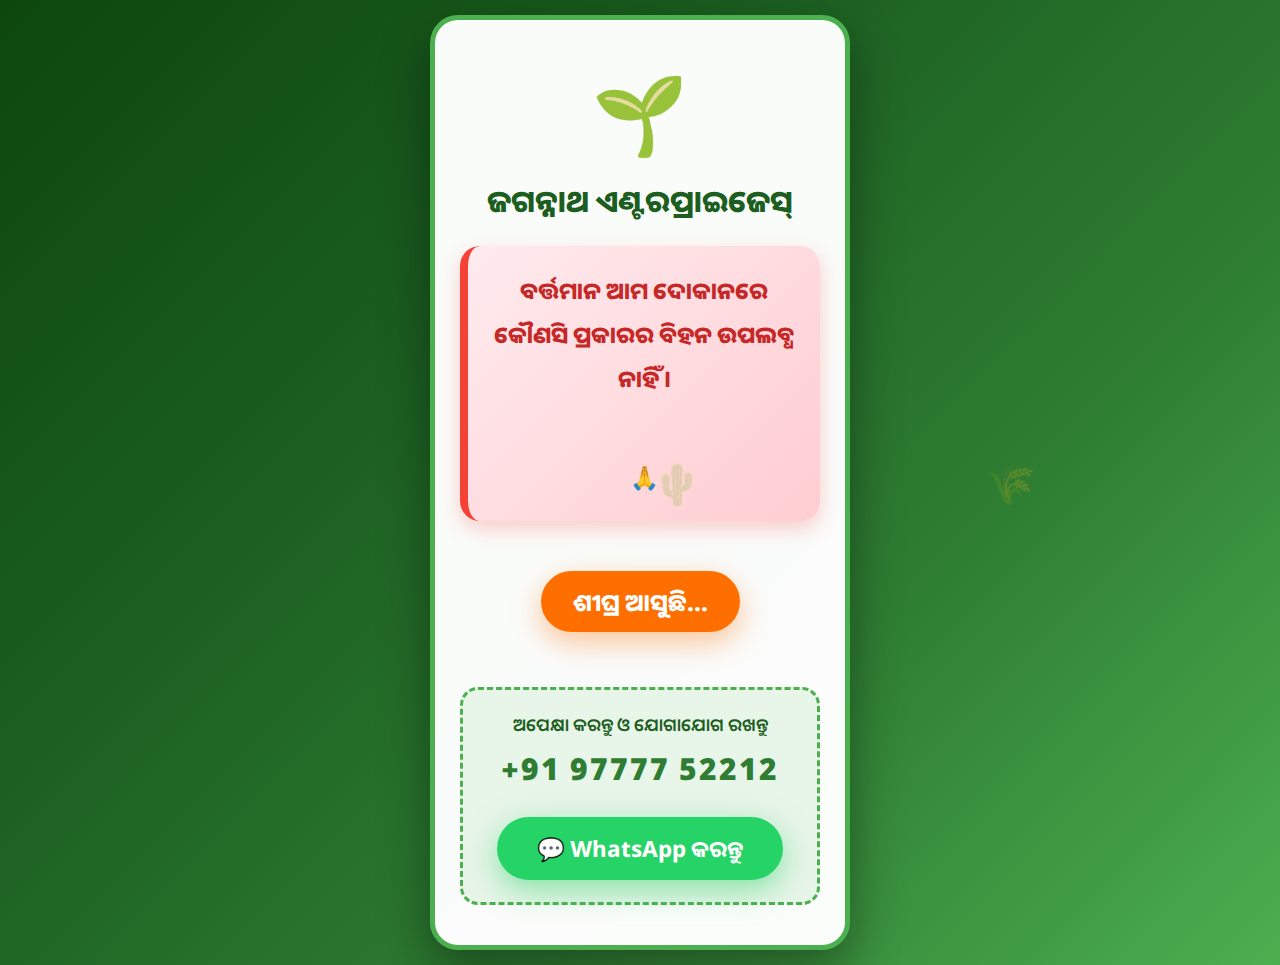
<file: seed.html>
<!DOCTYPE html>
<html lang="or">
<head>
  <meta charset="UTF-8">
  <meta name="viewport" content="width=device-width, initial-scale=1.0, maximum-scale=1.0, user-scalable=no">
  <title>ଶୀଘ୍ର ଆସୁଛି | ଜଗନ୍ନାଥ ଏଣ୍ଟରପ୍ରାଇଜେସ୍</title>
  
  <!-- Google Fonts - Oriya -->
  <link href="https://fonts.googleapis.com/css2?family=Noto+Sans+Oriya:wght@600;700;800&display=swap" rel="stylesheet">
  
  <style>
    * {
      margin: 0;
      padding: 0;
      box-sizing: border-box;
    }

    body {
      font-family: 'Noto Sans Oriya', sans-serif;
      background: linear-gradient(135deg, #0d470d, #1b5e20, #2e7d32, #4caf50);
      min-height: 100vh;
      display: flex;
      align-items: center;
      justify-content: center;
      padding: 15px;
      overflow-x: hidden;
      color: white;
    }

    .container {
      background: rgba(255, 255, 255, 0.98);
      color: #0d470d;
      padding: 40px 25px;
      border-radius: 28px;
      text-align: center;
      max-width: 420px;
      width: 100%;
      box-shadow: 0 20px 50px rgba(0,0,0,0.4);
      border: 5px solid #4caf50;
      position: relative;
      overflow: hidden;
      animation: slideUp 1s ease-out;
    }

    @keyframes slideUp {
      from { transform: translateY(80px); opacity: 0; }
      to   { transform: translateY(0); opacity: 1; }
    }

    .seed-icon {
      font-size: 4.8rem;
      margin-bottom: 15px;
      display: block;
      animation: float 4s infinite ease-in-out;
    }

    @keyframes float {
      0%, 100% { transform: translateY(0); }
      50% { transform: translateY(-18px); }
    }

    h1 {
      font-size: 1.9rem;
      color: #1b5e20;
      margin: 15px 0;
      font-weight: 800;
    }

    .main-msg {
      background: linear-gradient(135deg, #ffebee, #ffcdd2);
      color: #c62828;
      padding: 22px 18px;
      border-radius: 20px;
      font-size: 1.45rem;
      font-weight: 800;
      line-height: 1.9;
      margin: 25px 0;
      border-left: 8px solid #f44336;
      box-shadow: 0 8px 20px rgba(244,67,54,0.25);
      animation: pulse 2.5s infinite;
    }

    @keyframes pulse {
      0%, 100% { transform: scale(1); }
      50% { transform: scale(1.04); }
    }

    .highlight {
      display: inline-block;
      background: #ff6f00;
      color: white;
      padding: 14px 32px;
      border-radius: 50px;
      font-size: 1.5rem;
      font-weight: 800;
      margin: 25px 0;
      box-shadow: 0 10px 30px rgba(255,111,0,0.4);
      animation: glow 2s infinite alternate;
    }

    @keyframes glow {
      from { box-shadow: 0 0 20px #ff6f00; }
      to   { box-shadow: 0 0 40px #ff6f00, 0 0 60px #ff9800; }
    }

    .contact-box {
      background: #e8f5e9;
      padding: 22px 18px;
      border-radius: 18px;
      margin-top: 30px;
      border: 3px dashed #4caf50;
    }

    .contact-box p {
      font-size: 1.1rem;
      color: #1b5e20;
      margin-bottom: 12px;
      font-weight: 600;
    }

    .phone {
      font-size: 1.9rem;
      font-weight: 900;
      color: #2e7d32;
      letter-spacing: 2px;
      margin: 10px 0;
    }

    .whatsapp-btn {
      display: inline-block;
      background: #25d366;
      color: white;
      text-decoration: none;
      padding: 16px 40px;
      border-radius: 50px;
      font-size: 1.4rem;
      font-weight: 700;
      margin-top: 18px;
      box-shadow: 0 10px 30px rgba(37,211,102,0.5);
      transition: all 0.3s ease;
    }

    .whatsapp-btn:hover {
      transform: translateY(-5px);
      box-shadow: 0 15px 40px rgba(37,211,102,0.7);
    }

    /* Floating seeds animation */
    .floating-seed {
      position: absolute;
      font-size: 2.5rem;
      opacity: 0.2;
      pointer-events: none;
      animation: fall linear infinite;
    }

    @keyframes fall {
      0% {
        transform: translateY(-100px) rotate(0deg);
        opacity: 0;
      }
      10% { opacity: 0.3; }
      90% { opacity: 0.3; }
      100% {
        transform: translateY(calc(100vh + 100px)) rotate(360deg);
        opacity: 0;
      }
    }

    /* Extra small phones */
    @media (max-width: 360px) {
      .container { padding: 35px 20px; border-radius: 22px; }
      .seed-icon { font-size: 4rem; }
      h1 { font-size: 1.7rem; }
      .main-msg { font-size: 1.35rem; padding: 18px 15px; }
      .highlight { font-size: 1.3rem; padding: 12px 28px; }
      .phone { font-size: 1.7rem; }
      .whatsapp-btn { font-size: 1.3rem; padding: 14px 35px; }
    }
  </style>
</head>
<body>

  <div class="container">
    <div class="seed-icon">🌱</div>
    
    <h1>ଜଗନ୍ନାଥ ଏଣ୍ଟରପ୍ରାଇଜେସ୍</h1>

    <div class="main-msg">
      ବର୍ତ୍ତମାନ ଆମ ଦୋକାନରେ କୌଣସି ପ୍ରକାରର ବିହନ ଉପଲବ୍ଧ ନାହିଁ ।<br>
      <span style="font-size:1.8rem; color:#d32f2f;"></span><br>🙏
    </div>

    <div class="highlight">ଶୀଘ୍ର ଆସୁଛି...</div>

    <div class="contact-box">
      <p>ଅପେକ୍ଷା କରନ୍ତୁ ଓ ଯୋଗାଯୋଗ ରଖନ୍ତୁ</p>
      <div class="phone">+91 97777 52212</div>
      <a href="https://wa.me/919777752212?text=%F0%9F%99%8F%20%E0%AC%A8%E0%AC%AE%E0%AC%B8%E0%AD%8D%E0%AC%95%E0%AC%BE%E0%AC%B0%2C%20%E0%AC%AC%E0%AD%80%E0%AC%9C%20%E0%AC%95%E0%AD%87%E0%AC%AC%E0%AD%87%20%E0%AC%86%E0%AC%B8%E0%AD%81%E0%AC%9B%E0%AC%BF%3F" 
         class="whatsapp-btn" target="_blank">
        💬 WhatsApp କରନ୍ତୁ
      </a>
    </div>
  </div>

  <!-- Floating seeds animation -->
  <script>
    const seeds = ['🌱', '🌿', '🪴', '🌾', '🌱', '🌵'];
    
    function createSeed() {
      const seed = document.createElement('div');
      seed.classList.add('floating-seed');
      seed.textContent = seeds[Math.floor(Math.random() * seeds.length)];
      seed.style.left = Math.random() * 100 + 'vw';
      seed.style.animationDuration = (Math.random() * 12 + 10) + 's';
      seed.style.animationDelay = Math.random() * 5 + 's';
      
      document.body.appendChild(seed);
      
      setTimeout(() => seed.remove(), 20000);
    }

    // Create seeds continuously
    setInterval(createSeed, 900);

    // Initial burst
    for(let i = 0; i < 12; i++) {
      setTimeout(createSeed, i * 400);
    }
  </script>
</body>
</html>
</file>
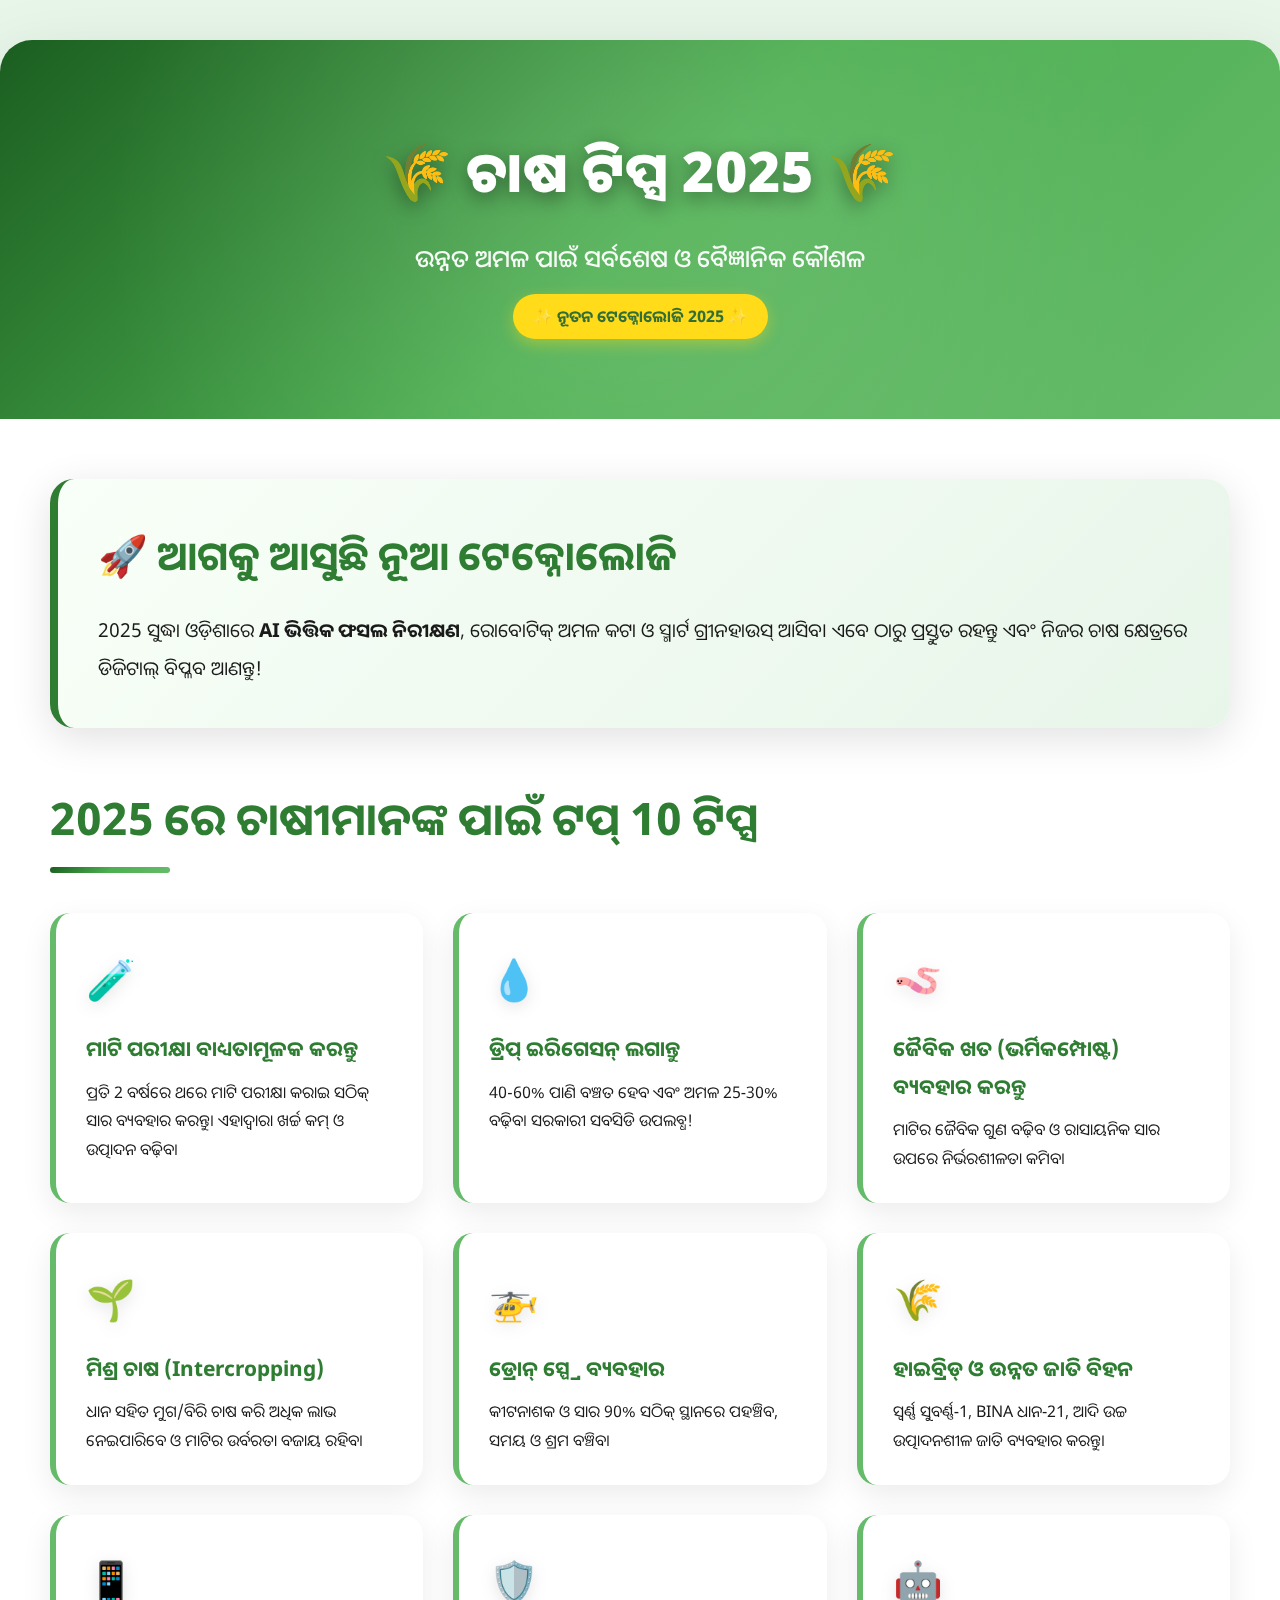
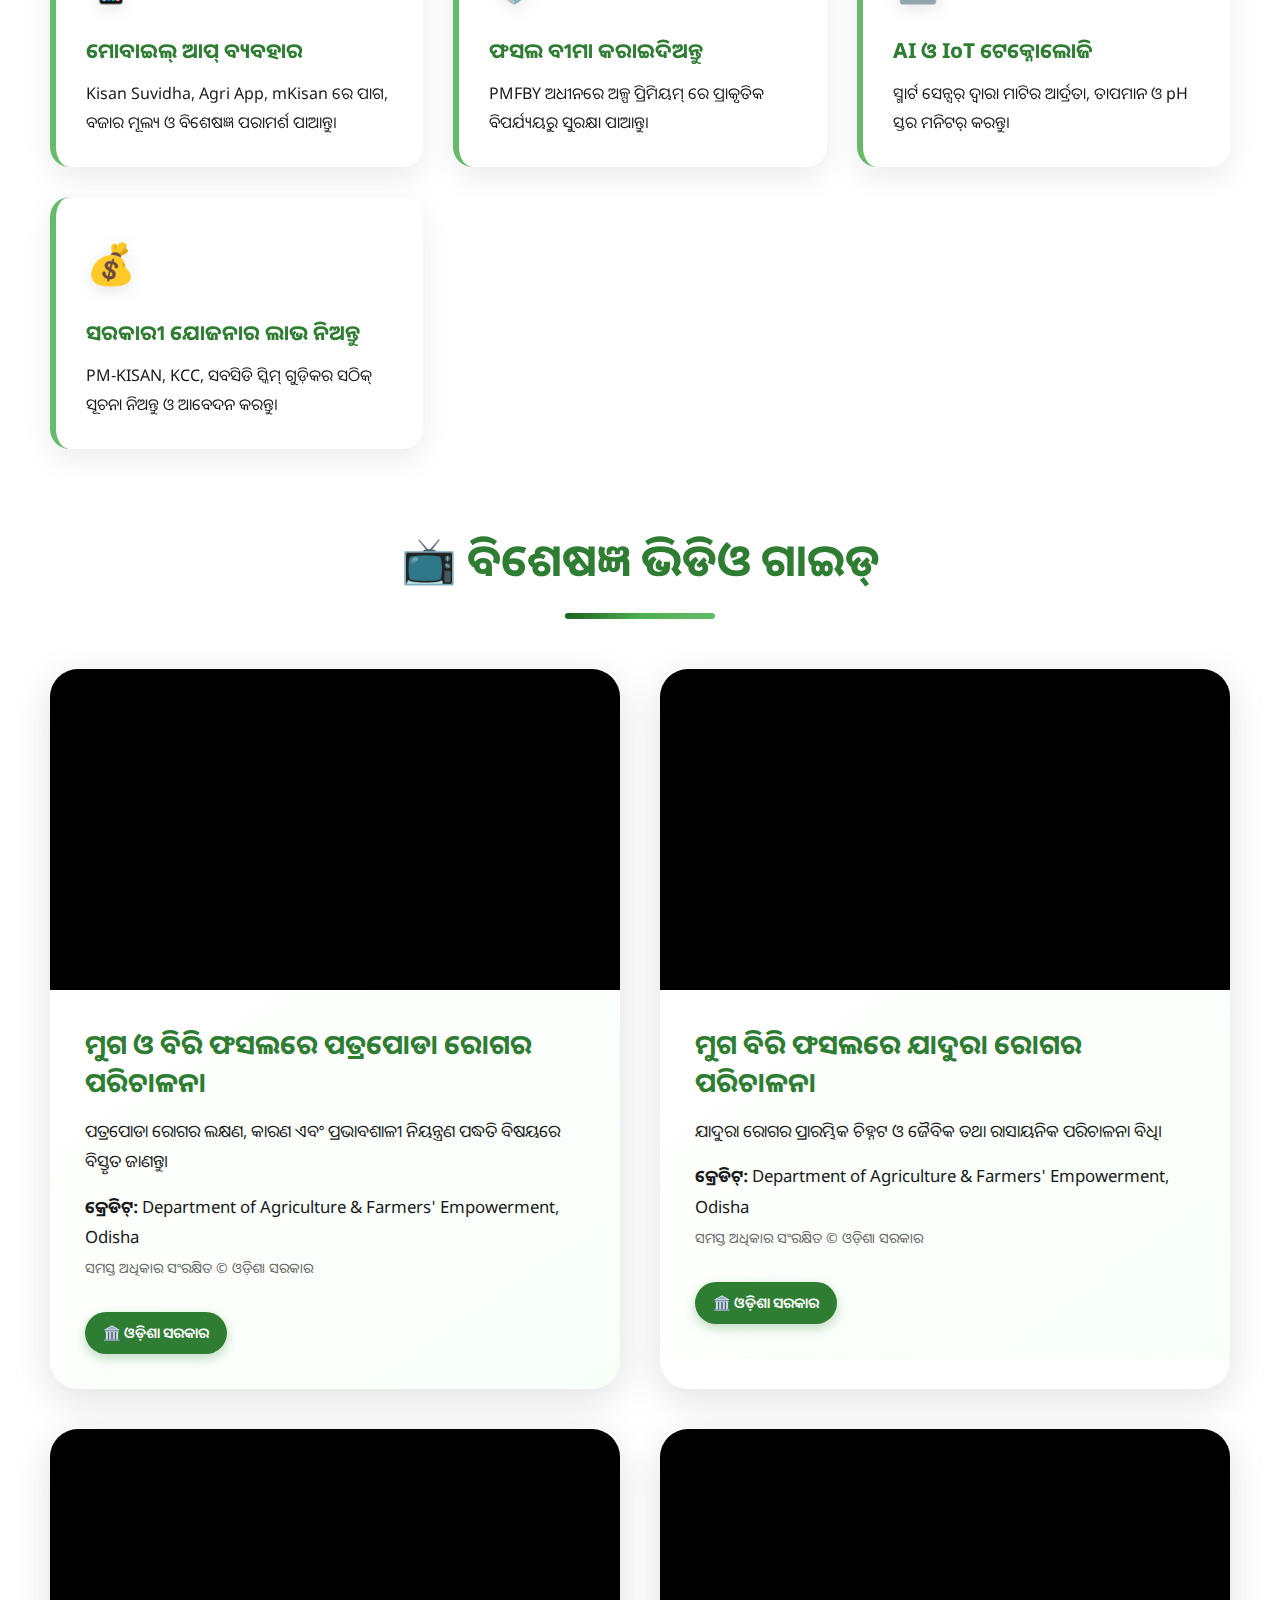
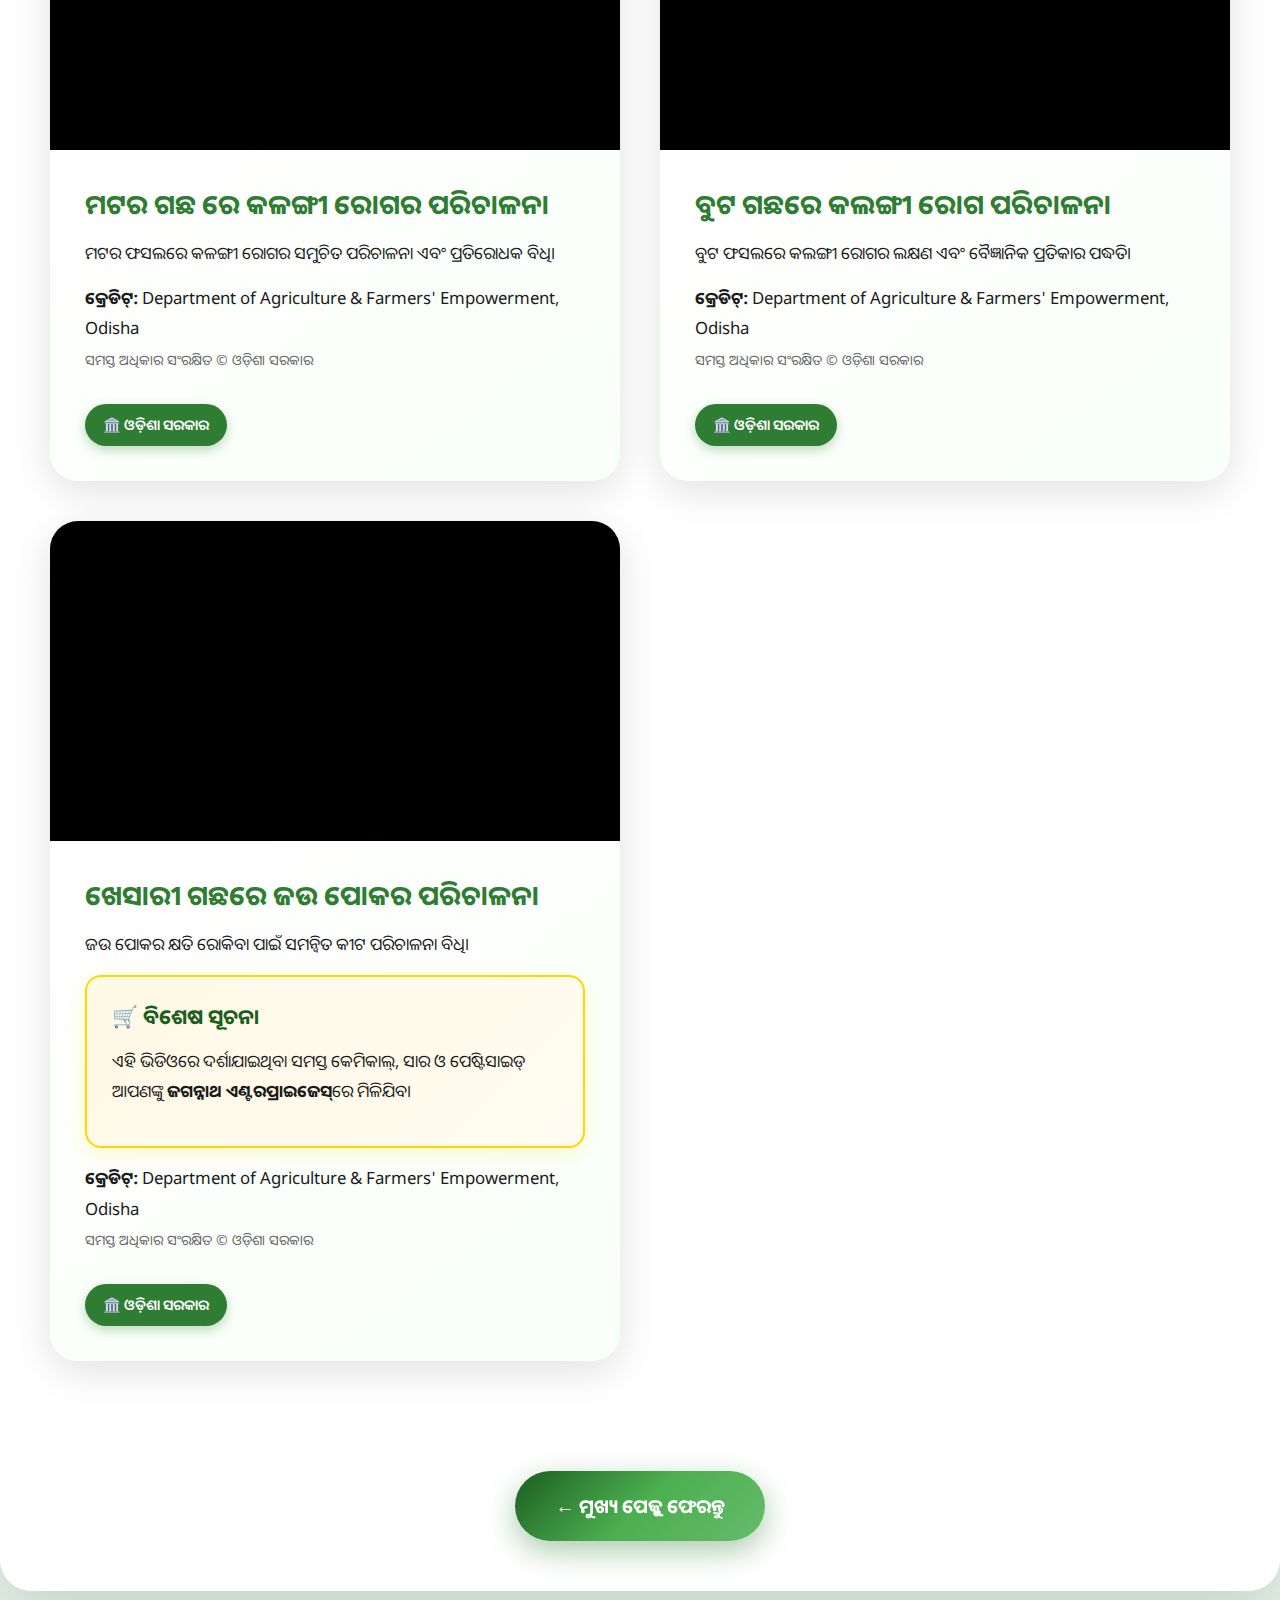
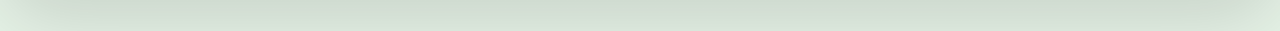
<file: tip.html>
<!DOCTYPE html>
<html lang="or">
<head>
    <meta charset="UTF-8">
    <meta name="viewport" content="width=device-width, initial-scale=1.0">
    <title>ଚାଷ ଟିପ୍ସ 2025 - ଉନ୍ନତ ଅମଳ ପାଇଁ ନୂଆ କୌଶଳ</title>
    
    <!-- Google Font - Noto Sans Oriya -->
    <link href="https://fonts.googleapis.com/css2?family=Noto+Sans+Oriya:wght@400;500;700;900&display=swap" rel="stylesheet">
    
    <style>
        :root {
            --primary: #2e7d32;
            --primary-dark: #1b5e20;
            --primary-light: #66bb6a;
            --accent: #ffd700;
            --gradient-main: linear-gradient(135deg, #1b5e20, #4caf50, #66bb6a);
            --gradient-card: linear-gradient(145deg, #ffffff, #f5f5f5);
            --light-green: #e8f5e9;
            --card-shadow: 0 10px 40px rgba(0,0,0,0.12);
            --hover-shadow: 0 20px 60px rgba(46,125,50,0.25);
            --text-dark: #1a1a1a;
            --text-light: #ffffff;
        }

        * { 
            margin: 0; 
            padding: 0; 
            box-sizing: border-box; 
        }
        
        body {
            font-family: 'Noto Sans Oriya', sans-serif;
            background: linear-gradient(180deg, #e8f5e9 0%, #f1f8e9 50%, #e8f5e9 100%);
            color: var(--text-dark);
            line-height: 1.8;
            min-height: 100vh;
            overflow-x: hidden;
        }

        /* Animated Background Particles */
        .bg-animation {
            position: fixed;
            top: 0;
            left: 0;
            width: 100%;
            height: 100%;
            pointer-events: none;
            z-index: 0;
            overflow: hidden;
        }
        .particle {
            position: absolute;
            background: radial-gradient(circle, rgba(76,175,80,0.3), transparent);
            border-radius: 50%;
            animation: float 20s infinite ease-in-out;
        }
        @keyframes float {
            0%, 100% { transform: translateY(0) translateX(0) scale(1); }
            33% { transform: translateY(-100px) translateX(50px) scale(1.1); }
            66% { transform: translateY(-50px) translateX(-50px) scale(0.9); }
        }

        .container {
            max-width: 1600px;
            margin: 40px auto;
            background: rgba(255, 255, 255, 0.98);
            border-radius: 32px;
            overflow: hidden;
            box-shadow: 0 30px 80px rgba(0,0,0,0.15);
            backdrop-filter: blur(20px);
            position: relative;
            z-index: 1;
        }

        /* Header with Advanced Gradient & Animation */
        .header {
            background: var(--gradient-main);
            color: white;
            padding: 80px 50px;
            text-align: center;
            position: relative;
            overflow: hidden;
        }
        .header::before {
            content: '';
            position: absolute;
            top: -50%;
            left: -50%;
            width: 200%;
            height: 200%;
            background: radial-gradient(circle, rgba(255,255,255,0.1) 10%, transparent 40%);
            animation: rotate 30s linear infinite;
        }
        @keyframes rotate {
            0% { transform: rotate(0deg); }
            100% { transform: rotate(360deg); }
        }

        .header h1 {
            font-size: 3.5rem;
            font-weight: 900;
            margin-bottom: 15px;
            text-shadow: 0 6px 20px rgba(0,0,0,0.4);
            position: relative;
            z-index: 1;
            letter-spacing: 1px;
        }
        .header p {
            font-size: 1.5rem;
            opacity: 0.95;
            font-weight: 500;
            position: relative;
            z-index: 1;
        }
        .header-badge {
            display: inline-block;
            background: var(--accent);
            color: var(--primary-dark);
            padding: 8px 20px;
            border-radius: 50px;
            font-weight: bold;
            margin-top: 15px;
            box-shadow: 0 5px 15px rgba(255,215,0,0.4);
        }

        /* Main Content Area */
        .content-wrapper {
            padding: 60px 50px;
        }

        .intro-section {
            background: linear-gradient(135deg, #f8fff8, #e8f5e9);
            padding: 40px;
            border-radius: 24px;
            margin-bottom: 50px;
            border-left: 8px solid var(--primary);
            box-shadow: var(--card-shadow);
        }
        .intro-section h2 {
            color: var(--primary);
            font-size: 2.5rem;
            margin-bottom: 20px;
        }
        .intro-section p {
            font-size: 1.2rem;
            line-height: 2;
        }

        /* Tips Section - Modern Card Grid */
        .tips-section h2 {
            color: var(--primary);
            font-size: 2.8rem;
            margin: 50px 0 30px;
            position: relative;
            padding-bottom: 15px;
        }
        .tips-section h2::after {
            content: '';
            position: absolute;
            left: 0;
            bottom: 0;
            width: 120px;
            height: 6px;
            background: var(--gradient-main);
            border-radius: 3px;
        }

        .tips-grid {
            display: grid;
            grid-template-columns: repeat(auto-fit, minmax(350px, 1fr));
            gap: 30px;
            margin: 40px 0;
        }

        .tip-card {
            background: white;
            padding: 30px;
            border-radius: 20px;
            box-shadow: 0 10px 30px rgba(0,0,0,0.08);
            border-left: 6px solid var(--primary-light);
            transition: all 0.4s cubic-bezier(0.4, 0, 0.2, 1);
            position: relative;
            overflow: hidden;
        }
        .tip-card::before {
            content: '';
            position: absolute;
            top: 0;
            left: 0;
            width: 100%;
            height: 100%;
            background: linear-gradient(135deg, transparent, rgba(76,175,80,0.05));
            opacity: 0;
            transition: opacity 0.4s;
        }
        .tip-card:hover {
            transform: translateY(-10px) scale(1.02);
            box-shadow: 0 20px 50px rgba(76,175,80,0.25);
            border-left-color: var(--accent);
        }
        .tip-card:hover::before {
            opacity: 1;
        }
        .tip-card strong {
            color: var(--primary);
            font-size: 1.3em;
            display: block;
            margin-bottom: 10px;
        }
        .tip-card-icon {
            font-size: 2.5rem;
            margin-bottom: 15px;
            filter: drop-shadow(0 4px 8px rgba(0,0,0,0.1));
        }

        /* Video Section - Premium Grid Layout */
        .videos-section {
            margin-top: 70px;
        }
        .videos-section h2 {
            color: var(--primary);
            font-size: 2.8rem;
            margin-bottom: 40px;
            text-align: center;
            position: relative;
            padding-bottom: 20px;
        }
        .videos-section h2::after {
            content: '';
            position: absolute;
            left: 50%;
            transform: translateX(-50%);
            bottom: 0;
            width: 150px;
            height: 6px;
            background: var(--gradient-main);
            border-radius: 3px;
        }

        .videos-grid {
            display: grid;
            grid-template-columns: repeat(auto-fit, minmax(450px, 1fr));
            gap: 40px;
            margin-top: 50px;
        }

        .video-card {
            background: white;
            border-radius: 28px;
            overflow: hidden;
            box-shadow: var(--card-shadow);
            transition: all 0.5s cubic-bezier(0.4, 0, 0.2, 1);
            position: relative;
        }
        .video-card::before {
            content: '';
            position: absolute;
            top: 0;
            left: 0;
            right: 0;
            height: 5px;
            background: var(--gradient-main);
            transform: scaleX(0);
            transition: transform 0.5s;
        }
        .video-card:hover {
            transform: translateY(-15px);
            box-shadow: var(--hover-shadow);
        }
        .video-card:hover::before {
            transform: scaleX(1);
        }

        .video-container {
            position: relative;
            padding-bottom: 56.25%;
            height: 0;
            overflow: hidden;
            background: #000;
        }
        .video-container iframe {
            position: absolute;
            top: 0; 
            left: 0;
            width: 100%;
            height: 100%;
            border: none;
        }

        .video-info {
            padding: 35px;
            background: linear-gradient(145deg, #ffffff, #f8fff8);
        }
        .video-info h3 {
            color: var(--primary);
            font-size: 1.7rem;
            margin-bottom: 15px;
            line-height: 1.4;
        }
        .video-info p {
            margin: 15px 0;
            font-size: 1.05rem;
            line-height: 1.8;
        }
        .video-info small {
            color: #666;
        }
        
        .tag {
            display: inline-block;
            background: var(--primary);
            color: white;
            padding: 8px 18px;
            border-radius: 50px;
            font-size: 0.9rem;
            margin-top: 15px;
            font-weight: 600;
            box-shadow: 0 4px 12px rgba(46,125,50,0.3);
        }

        .highlight-box {
            background: linear-gradient(135deg, #fff9e6, #fffbf0);
            border: 2px solid var(--accent);
            border-radius: 16px;
            padding: 25px;
            margin-top: 15px;
            box-shadow: 0 5px 20px rgba(255,215,0,0.2);
        }
        .highlight-box h3 {
            color: var(--primary-dark);
            font-size: 1.3rem;
            margin-bottom: 10px;
        }

        /* Back Button - Ultra Modern */
        .back-btn-container {
            text-align: center;
            padding: 50px;
        }
        .back-btn {
            display: inline-flex;
            align-items: center;
            gap: 12px;
            padding: 18px 40px;
            background: var(--gradient-main);
            color: white;
            text-decoration: none;
            border-radius: 50px;
            font-weight: bold;
            font-size: 1.2rem;
            box-shadow: 0 10px 30px rgba(46,125,50,0.4);
            transition: all 0.4s cubic-bezier(0.4, 0, 0.2, 1);
            position: relative;
            overflow: hidden;
        }
        .back-btn::before {
            content: '';
            position: absolute;
            top: 50%;
            left: 50%;
            width: 0;
            height: 0;
            background: rgba(255,255,255,0.2);
            border-radius: 50%;
            transform: translate(-50%, -50%);
            transition: width 0.6s, height 0.6s;
        }
        .back-btn:hover::before {
            width: 300px;
            height: 300px;
        }
        .back-btn:hover {
            transform: translateY(-8px) scale(1.05);
            box-shadow: 0 15px 40px rgba(46,125,50,0.5);
        }
        .back-btn span {
            position: relative;
            z-index: 1;
        }

        /* Mobile Responsive */
        @media (max-width: 1200px) {
            .videos-grid {
                grid-template-columns: 1fr;
            }
        }
        @media (max-width: 768px) {
            .header h1 { font-size: 2.5rem; }
            .header { padding: 60px 30px; }
            .content-wrapper { padding: 40px 25px; }
            .tips-grid {
                grid-template-columns: 1fr;
            }
            .videos-grid {
                grid-template-columns: 1fr;
            }
        }
        @media (max-width: 480px) {
            .header h1 { font-size: 2rem; }
            .tips-section h2, .videos-section h2 { font-size: 2rem; }
            .content-wrapper { padding: 30px 20px; }
        }

        /* Scroll Animation */
        @keyframes fadeInUp {
            from {
                opacity: 0;
                transform: translateY(30px);
            }
            to {
                opacity: 1;
                transform: translateY(0);
            }
        }
        .fade-in {
            animation: fadeInUp 0.8s ease-out;
        }
    </style>
</head>
<body>

    <!-- Animated Background -->
    <div class="bg-animation">
        <div class="particle" style="width: 100px; height: 100px; top: 10%; left: 10%; animation-delay: 0s;"></div>
        <div class="particle" style="width: 150px; height: 150px; top: 60%; left: 80%; animation-delay: 5s;"></div>
        <div class="particle" style="width: 80px; height: 80px; top: 80%; left: 20%; animation-delay: 10s;"></div>
        <div class="particle" style="width: 120px; height: 120px; top: 30%; left: 70%; animation-delay: 7s;"></div>
    </div>

    <div class="container">
        <!-- Header -->
        <div class="header">
            <h1>🌾 ଚାଷ ଟିପ୍ସ 2025 🌾</h1>
            <p>ଉନ୍ନତ ଅମଳ ପାଇଁ ସର୍ବଶେଷ ଓ ବୈଜ୍ଞାନିକ କୌଶଳ</p>
            <span class="header-badge">✨ ନୂତନ ଟେକ୍ନୋଲୋଜି 2025 ✨</span>
        </div>

        <!-- Main Content -->
        <div class="content-wrapper">
            
            <!-- Introduction Section -->
            <div class="intro-section fade-in">
                <h2>🚀 ଆଗକୁ ଆସୁଛି ନୂଆ ଟେକ୍ନୋଲୋଜି</h2>
                <p>
                    2025 ସୁଦ୍ଧା ଓଡ଼ିଶାରେ <strong>AI ଭିତ୍ତିକ ଫସଲ ନିରୀକ୍ଷଣ</strong>, ରୋବୋଟିକ୍ ଅମଳ କଟା ଓ ସ୍ମାର୍ଟ ଗ୍ରୀନହାଉସ୍ ଆସିବ। 
                    ଏବେ ଠାରୁ ପ୍ରସ୍ତୁତ ରହନ୍ତୁ ଏବଂ ନିଜର ଚାଷ କ୍ଷେତ୍ରରେ ଡିଜିଟାଲ୍ ବିପ୍ଳବ ଆଣନ୍ତୁ!
                </p>
            </div>

            <!-- Tips Section -->
            <div class="tips-section">
                <h2>2025 ରେ ଚାଷୀମାନଙ୍କ ପାଇଁ ଟପ୍ 10 ଟିପ୍ସ</h2>
                
                <div class="tips-grid">
                    <div class="tip-card fade-in">
                        <div class="tip-card-icon">🧪</div>
                        <strong>ମାଟି ପରୀକ୍ଷା ବାଧ୍ୟତାମୂଳକ କରନ୍ତୁ</strong>
                        <p>ପ୍ରତି 2 ବର୍ଷରେ ଥରେ ମାଟି ପରୀକ୍ଷା କରାଇ ସଠିକ୍ ସାର ବ୍ୟବହାର କରନ୍ତୁ। ଏହାଦ୍ୱାରା ଖର୍ଚ୍ଚ କମ୍ ଓ ଉତ୍ପାଦନ ବଢ଼ିବ।</p>
                    </div>

                    <div class="tip-card fade-in">
                        <div class="tip-card-icon">💧</div>
                        <strong>ଡ୍ରିପ୍ ଇରିଗେସନ୍ ଲଗାନ୍ତୁ</strong>
                        <p>40-60% ପାଣି ବଞ୍ଚତ ହେବ ଏବଂ ଅମଳ 25-30% ବଢ଼ିବ। ସରକାରୀ ସବସିଡି ଉପଲବ୍ଧ!</p>
                    </div>

                    <div class="tip-card fade-in">
                        <div class="tip-card-icon">🪱</div>
                        <strong>ଜୈବିକ ଖତ (ଭର୍ମିକମ୍ପୋଷ୍ଟ) ବ୍ୟବହାର କରନ୍ତୁ</strong>
                        <p>ମାଟିର ଜୈବିକ ଗୁଣ ବଢ଼ିବ ଓ ରାସାୟନିକ ସାର ଉପରେ ନିର୍ଭରଶୀଳତା କମିବ।</p>
                    </div>

                    <div class="tip-card fade-in">
                        <div class="tip-card-icon">🌱</div>
                        <strong>ମିଶ୍ର ଚାଷ (Intercropping)</strong>
                        <p>ଧାନ ସହିତ ମୁଗ/ବିରି ଚାଷ କରି ଅଧିକ ଲାଭ ନେଇପାରିବେ ଓ ମାଟିର ଉର୍ବରତା ବଜାୟ ରହିବ।</p>
                    </div>

                    <div class="tip-card fade-in">
                        <div class="tip-card-icon">🚁</div>
                        <strong>ଡ୍ରୋନ୍ ସ୍ପ୍ରେ ବ୍ୟବହାର</strong>
                        <p>କୀଟନାଶକ ଓ ସାର 90% ସଠିକ୍ ସ୍ଥାନରେ ପହଞ୍ଚିବ, ସମୟ ଓ ଶ୍ରମ ବଞ୍ଚିବ।</p>
                    </div>

                    <div class="tip-card fade-in">
                        <div class="tip-card-icon">🌾</div>
                        <strong>ହାଇବ୍ରିଡ୍ ଓ ଉନ୍ନତ ଜାତି ବିହନ</strong>
                        <p>ସ୍ୱର୍ଣ୍ଣ ସୁବର୍ଣ୍ଣ-1, BINA ଧାନ-21, ଆଦି ଉଚ୍ଚ ଉତ୍ପାଦନଶୀଳ ଜାତି ବ୍ୟବହାର କରନ୍ତୁ।</p>
                    </div>

                    <div class="tip-card fade-in">
                        <div class="tip-card-icon">📱</div>
                        <strong>ମୋବାଇଲ୍ ଆପ୍ ବ୍ୟବହାର</strong>
                        <p>Kisan Suvidha, Agri App, mKisan ରେ ପାଗ, ବଜାର ମୂଲ୍ୟ ଓ ବିଶେଷଜ୍ଞ ପରାମର୍ଶ ପାଆନ୍ତୁ।</p>
                    </div>

                    <div class="tip-card fade-in">
                        <div class="tip-card-icon">🛡️</div>
                        <strong>ଫସଲ ବୀମା କରାଇଦିଅନ୍ତୁ</strong>
                        <p>PMFBY ଅଧୀନରେ ଅଳ୍ପ ପ୍ରିମିୟମ୍ ରେ ପ୍ରାକୃତିକ ବିପର୍ଯ୍ୟୟରୁ ସୁରକ୍ଷା ପାଆନ୍ତୁ।</p>
                    </div>

                    <div class="tip-card fade-in">
                        <div class="tip-card-icon">🤖</div>
                        <strong>AI ଓ IoT ଟେକ୍ନୋଲୋଜି</strong>
                        <p>ସ୍ମାର୍ଟ ସେନ୍ସର୍ ଦ୍ୱାରା ମାଟିର ଆର୍ଦ୍ରତା, ତାପମାନ ଓ pH ସ୍ତର ମନିଟର୍ କରନ୍ତୁ।</p>
                    </div>

                    <div class="tip-card fade-in">
                        <div class="tip-card-icon">💰</div>
                        <strong>ସରକାରୀ ଯୋଜନାର ଲାଭ ନିଅନ୍ତୁ</strong>
                        <p>PM-KISAN, KCC, ସବସିଡି ସ୍କିମ୍ ଗୁଡ଼ିକର ସଠିକ୍ ସୂଚନା ନିଅନ୍ତୁ ଓ ଆବେଦନ କରନ୍ତୁ।</p>
                    </div>
                </div>
            </div>

            <!-- Video Section -->
            <div class="videos-section">
                <h2>📺 ବିଶେଷଜ୍ଞ ଭିଡିଓ ଗାଇଡ୍</h2>

                <div class="videos-grid">
                    
                    <!-- Video 1 -->
                    <div class="video-card fade-in">
                        <div class="video-container">
                            <iframe src="https://www.youtube.com/embed/VUn5-s5Yl7c" 
                                    title="ମୁଗ ଓ ବିରି ଫସଲରେ ପତ୍ରପୋଡା ରୋଗର ପରିଚାଳନା" 
                                    allow="accelerometer; autoplay; clipboard-write; encrypted-media; gyroscope; picture-in-picture" 
                                    allowfullscreen>
                            </iframe>
                        </div>
                        <div class="video-info">
                            <h3>ମୁଗ ଓ ବିରି ଫସଲରେ ପତ୍ରପୋଡା ରୋଗର ପରିଚାଳନା</h3>
                            <p>ପତ୍ରପୋଡା ରୋଗର ଲକ୍ଷଣ, କାରଣ ଏବଂ ପ୍ରଭାବଶାଳୀ ନିୟନ୍ତ୍ରଣ ପଦ୍ଧତି ବିଷୟରେ ବିସ୍ତୃତ ଜାଣନ୍ତୁ।</p>
                            <p><strong>କ୍ରେଡିଟ୍:</strong> Department of Agriculture & Farmers' Empowerment, Odisha<br>
                               <small>ସମସ୍ତ ଅଧିକାର ସଂରକ୍ଷିତ © ଓଡ଼ିଶା ସରକାର</small>
                            </p>
                            <span class="tag">🏛️ ଓଡ଼ିଶା ସରକାର</span>
                        </div>
                    </div>

                    <!-- Video 2 -->
                    <div class="video-card fade-in">
                        <div class="video-container">
                            <iframe src="https://www.youtube.com/embed/k-Ok-iKA5Rk" 
                                    title="ମୁଗ ବିରି ଫସଲରେ ଯାଦୁରା ରୋଗର ପରିଚାଳନା" 
                                    allow="accelerometer; autoplay; clipboard-write; encrypted-media; gyroscope; picture-in-picture" 
                                    allowfullscreen>
                            </iframe>
                        </div>
                        <div class="video-info">
                            <h3>ମୁଗ ବିରି ଫସଲରେ ଯାଦୁରା ରୋଗର ପରିଚାଳନା</h3>
                            <p>ଯାଦୁରା ରୋଗର ପ୍ରାରମ୍ଭିକ ଚିହ୍ନଟ ଓ ଜୈବିକ ତଥା ରାସାୟନିକ ପରିଚାଳନା ବିଧି।</p>
                            <p><strong>କ୍ରେଡିଟ୍:</strong> Department of Agriculture & Farmers' Empowerment, Odisha<br>
                               <small>ସମସ୍ତ ଅଧିକାର ସଂରକ୍ଷିତ © ଓଡ଼ିଶା ସରକାର</small>
                            </p>
                            <span class="tag">🏛️ ଓଡ଼ିଶା ସରକାର</span>
                        </div>
                    </div>

                    <!-- Video 3 -->
                    <div class="video-card fade-in">
                        <div class="video-container">
                            <iframe src="https://www.youtube.com/embed/hOxiEVlWrsM" 
                                    title="ମଟର ଗଛ ରେ କଳଙ୍ଗୀ ରୋଗର ପରିଚାଳନା" 
                                    allow="accelerometer; autoplay; clipboard-write; encrypted-media; gyroscope; picture-in-picture" 
                                    allowfullscreen>
                            </iframe>
                        </div>
                        <div class="video-info">
                            <h3>ମଟର ଗଛ ରେ କଳଙ୍ଗୀ ରୋଗର ପରିଚାଳନା</h3>
                            <p>ମଟର ଫସଲରେ କଳଙ୍ଗୀ ରୋଗର ସମୁଚିତ ପରିଚାଳନା ଏବଂ ପ୍ରତିରୋଧକ ବିଧି।</p>
                            <p><strong>କ୍ରେଡିଟ୍:</strong> Department of Agriculture & Farmers' Empowerment, Odisha<br>
                               <small>ସମସ୍ତ ଅଧିକାର ସଂରକ୍ଷିତ © ଓଡ଼ିଶା ସରକାର</small>
                            </p>
                            <span class="tag">🏛️ ଓଡ଼ିଶା ସରକାର</span>
                        </div>
                    </div>

                    <!-- Video 4 -->
                    <div class="video-card fade-in">
                        <div class="video-container">
                            <iframe src="https://www.youtube.com/embed/JG3Ma1zm85o" 
                                    title="ବୁଟ ଗଛରେ କଲଙ୍ଗୀ ରୋଗ ପରିଚାଳନା" 
                                    allow="accelerometer; autoplay; clipboard-write; encrypted-media; gyroscope; picture-in-picture" 
                                    allowfullscreen>
                            </iframe>
                        </div>
                        <div class="video-info">
                            <h3>ବୁଟ ଗଛରେ କଲଙ୍ଗୀ ରୋଗ ପରିଚାଳନା</h3>
                            <p>ବୁଟ ଫସଲରେ କଲଙ୍ଗୀ ରୋଗର ଲକ୍ଷଣ ଏବଂ ବୈଜ୍ଞାନିକ ପ୍ରତିକାର ପଦ୍ଧତି।</p>
                            <p><strong>କ୍ରେଡିଟ୍:</strong> Department of Agriculture & Farmers' Empowerment, Odisha<br>
                               <small>ସମସ୍ତ ଅଧିକାର ସଂରକ୍ଷିତ © ଓଡ଼ିଶା ସରକାର</small>
                            </p>
                            <span class="tag">🏛️ ଓଡ଼ିଶା ସରକାର</span>
                        </div>
                    </div>

                    <!-- Video 5 -->
                    <div class="video-card fade-in">
                        <div class="video-container">
                            <iframe src="https://www.youtube.com/embed/2HugdE8DCuM" 
                                    title="ଖେସାରୀ ଗଛରେ ଜଉ ପୋକର ପରିଚାଳନା" 
                                    allow="accelerometer; autoplay; clipboard-write; encrypted-media; gyroscope; picture-in-picture" 
                                    allowfullscreen>
                            </iframe>
                        </div>
                        <div class="video-info">
                            <h3>ଖେସାରୀ ଗଛରେ ଜଉ ପୋକର ପରିଚାଳନା</h3>
                            <p>ଜଉ ପୋକର କ୍ଷତି ରୋକିବା ପାଇଁ ସମନ୍ୱିତ କୀଟ ପରିଚାଳନା ବିଧି।</p>
                            
                            <div class="highlight-box">
                                <h3>🛒 ବିଶେଷ ସୂଚନା</h3>
                                <p>ଏହି ଭିଡିଓରେ ଦର୍ଶାଯାଇଥିବା ସମସ୍ତ କେମିକାଲ୍, ସାର ଓ ପେଷ୍ଟିସାଇଡ୍ ଆପଣଙ୍କୁ <strong>ଜଗନ୍ନାଥ ଏଣ୍ଟରପ୍ରାଇଜେସ୍</strong>ରେ ମିଳିଯିବ।</p>
                            </div>
                            
                            <p><strong>କ୍ରେଡିଟ୍:</strong> Department of Agriculture & Farmers' Empowerment, Odisha<br>
                               <small>ସମସ୍ତ ଅଧିକାର ସଂରକ୍ଷିତ © ଓଡ଼ିଶା ସରକାର</small>
                            </p>
                            <span class="tag">🏛️ ଓଡ଼ିଶା ସରକାର</span>
                        </div>
                    </div>

                </div>
            </div>

        </div>

        <!-- Back Button -->
        <div class="back-btn-container">
            <a href="index.html" class="back-btn">
                <span>← ମୁଖ୍ୟ ପେଜ୍କୁ ଫେରନ୍ତୁ</span>
            </a>
        </div>
    </div>

    <script>
        // Smooth scroll animation on load
        document.addEventListener('DOMContentLoaded', function() {
            const observer = new IntersectionObserver((entries) => {
                entries.forEach(entry => {
                    if (entry.isIntersecting) {
                        entry.target.classList.add('fade-in');
                    }
                });
            }, {
                threshold: 0.1
            });

            document.querySelectorAll('.tip-card, .video-card').forEach(el => {
                observer.observe(el);
            });
        });
    </script>

</body>
</html>
</file>
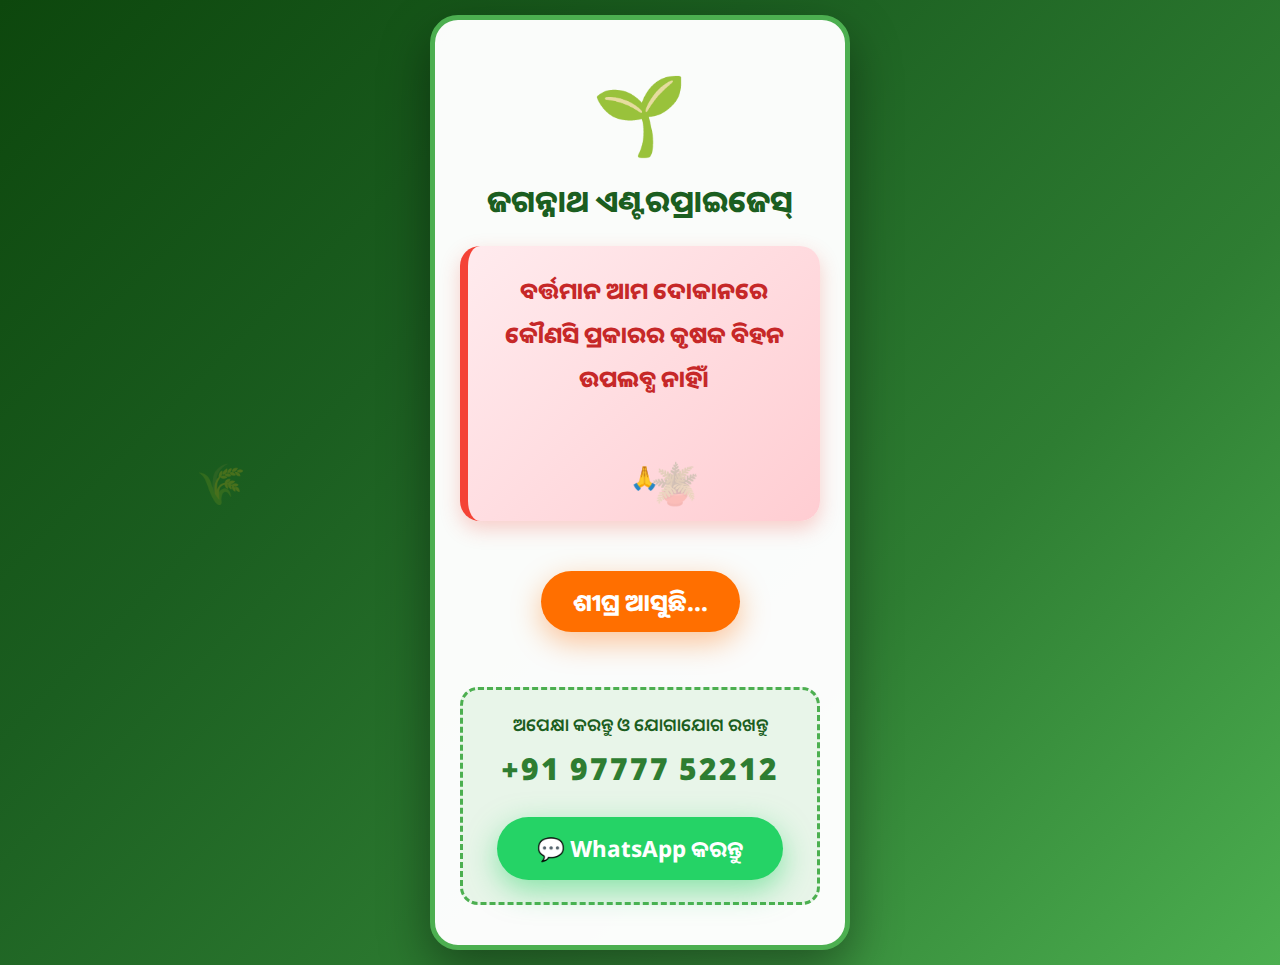
<file: Frontend/seed.html>
<!DOCTYPE html>
<html lang="or">
<head>
  <meta charset="UTF-8">
  <meta name="viewport" content="width=device-width, initial-scale=1.0, maximum-scale=1.0, user-scalable=no">
  <title>ଶୀଘ୍ର ଆସୁଛି | ଜଗନ୍ନାଥ ଏଣ୍ଟରପ୍ରାଇଜେସ୍</title>
  
  <!-- Google Fonts - Oriya -->
  <link href="https://fonts.googleapis.com/css2?family=Noto+Sans+Oriya:wght@600;700;800&display=swap" rel="stylesheet">
  
  <style>
    * {
      margin: 0;
      padding: 0;
      box-sizing: border-box;
    }

    body {
      font-family: 'Noto Sans Oriya', sans-serif;
      background: linear-gradient(135deg, #0d470d, #1b5e20, #2e7d32, #4caf50);
      min-height: 100vh;
      display: flex;
      align-items: center;
      justify-content: center;
      padding: 15px;
      overflow-x: hidden;
      color: white;
    }

    .container {
      background: rgba(255, 255, 255, 0.98);
      color: #0d470d;
      padding: 40px 25px;
      border-radius: 28px;
      text-align: center;
      max-width: 420px;
      width: 100%;
      box-shadow: 0 20px 50px rgba(0,0,0,0.4);
      border: 5px solid #4caf50;
      position: relative;
      overflow: hidden;
      animation: slideUp 1s ease-out;
    }

    @keyframes slideUp {
      from { transform: translateY(80px); opacity: 0; }
      to   { transform: translateY(0); opacity: 1; }
    }

    .seed-icon {
      font-size: 4.8rem;
      margin-bottom: 15px;
      display: block;
      animation: float 4s infinite ease-in-out;
    }

    @keyframes float {
      0%, 100% { transform: translateY(0); }
      50% { transform: translateY(-18px); }
    }

    h1 {
      font-size: 1.9rem;
      color: #1b5e20;
      margin: 15px 0;
      font-weight: 800;
    }

    .main-msg {
      background: linear-gradient(135deg, #ffebee, #ffcdd2);
      color: #c62828;
      padding: 22px 18px;
      border-radius: 20px;
      font-size: 1.45rem;
      font-weight: 800;
      line-height: 1.9;
      margin: 25px 0;
      border-left: 8px solid #f44336;
      box-shadow: 0 8px 20px rgba(244,67,54,0.25);
      animation: pulse 2.5s infinite;
    }

    @keyframes pulse {
      0%, 100% { transform: scale(1); }
      50% { transform: scale(1.04); }
    }

    .highlight {
      display: inline-block;
      background: #ff6f00;
      color: white;
      padding: 14px 32px;
      border-radius: 50px;
      font-size: 1.5rem;
      font-weight: 800;
      margin: 25px 0;
      box-shadow: 0 10px 30px rgba(255,111,0,0.4);
      animation: glow 2s infinite alternate;
    }

    @keyframes glow {
      from { box-shadow: 0 0 20px #ff6f00; }
      to   { box-shadow: 0 0 40px #ff6f00, 0 0 60px #ff9800; }
    }

    .contact-box {
      background: #e8f5e9;
      padding: 22px 18px;
      border-radius: 18px;
      margin-top: 30px;
      border: 3px dashed #4caf50;
    }

    .contact-box p {
      font-size: 1.1rem;
      color: #1b5e20;
      margin-bottom: 12px;
      font-weight: 600;
    }

    .phone {
      font-size: 1.9rem;
      font-weight: 900;
      color: #2e7d32;
      letter-spacing: 2px;
      margin: 10px 0;
    }

    .whatsapp-btn {
      display: inline-block;
      background: #25d366;
      color: white;
      text-decoration: none;
      padding: 16px 40px;
      border-radius: 50px;
      font-size: 1.4rem;
      font-weight: 700;
      margin-top: 18px;
      box-shadow: 0 10px 30px rgba(37,211,102,0.5);
      transition: all 0.3s ease;
    }

    .whatsapp-btn:hover {
      transform: translateY(-5px);
      box-shadow: 0 15px 40px rgba(37,211,102,0.7);
    }

    /* Floating seeds animation */
    .floating-seed {
      position: absolute;
      font-size: 2.5rem;
      opacity: 0.2;
      pointer-events: none;
      animation: fall linear infinite;
    }

    @keyframes fall {
      0% {
        transform: translateY(-100px) rotate(0deg);
        opacity: 0;
      }
      10% { opacity: 0.3; }
      90% { opacity: 0.3; }
      100% {
        transform: translateY(calc(100vh + 100px)) rotate(360deg);
        opacity: 0;
      }
    }

    /* Extra small phones */
    @media (max-width: 360px) {
      .container { padding: 35px 20px; border-radius: 22px; }
      .seed-icon { font-size: 4rem; }
      h1 { font-size: 1.7rem; }
      .main-msg { font-size: 1.35rem; padding: 18px 15px; }
      .highlight { font-size: 1.3rem; padding: 12px 28px; }
      .phone { font-size: 1.7rem; }
      .whatsapp-btn { font-size: 1.3rem; padding: 14px 35px; }
    }
  </style>
</head>
<body>

  <div class="container">
    <div class="seed-icon">🌱</div>
    
    <h1>ଜଗନ୍ନାଥ ଏଣ୍ଟରପ୍ରାଇଜେସ୍</h1>

    <div class="main-msg">
      ବର୍ତ୍ତମାନ ଆମ ଦୋକାନରେ କୌଣସି ପ୍ରକାରର କୃଷକ ବିହନ ଉପଲବ୍ଧ ନାହିଁ।<br>
      <span style="font-size:1.8rem; color:#d32f2f;"></span><br>🙏
    </div>

    <div class="highlight">ଶୀଘ୍ର ଆସୁଛି...</div>

    <div class="contact-box">
      <p>ଅପେକ୍ଷା କରନ୍ତୁ ଓ ଯୋଗାଯୋଗ ରଖନ୍ତୁ</p>
      <div class="phone">+91 97777 52212</div>
      <a href="https://wa.me/919777752212?text=%F0%9F%99%8F%20%E0%AC%A8%E0%AC%AE%E0%AC%B8%E0%AD%8D%E0%AC%95%E0%AC%BE%E0%AC%B0%2C%20%E0%AC%AC%E0%AD%80%E0%AC%9C%20%E0%AC%95%E0%AD%87%E0%AC%AC%E0%AD%87%20%E0%AC%86%E0%AC%B8%E0%AD%81%E0%AC%9B%E0%AC%BF%3F" 
         class="whatsapp-btn" target="_blank">
        💬 WhatsApp କରନ୍ତୁ
      </a>
    </div>
  </div>

  <!-- Floating seeds animation -->
  <script>
    const seeds = ['🌱', '🌿', '🪴', '🌾', '🌱', '🌵'];
    
    function createSeed() {
      const seed = document.createElement('div');
      seed.classList.add('floating-seed');
      seed.textContent = seeds[Math.floor(Math.random() * seeds.length)];
      seed.style.left = Math.random() * 100 + 'vw';
      seed.style.animationDuration = (Math.random() * 12 + 10) + 's';
      seed.style.animationDelay = Math.random() * 5 + 's';
      
      document.body.appendChild(seed);
      
      setTimeout(() => seed.remove(), 20000);
    }

    // Create seeds continuously
    setInterval(createSeed, 900);

    // Initial burst
    for(let i = 0; i < 12; i++) {
      setTimeout(createSeed, i * 400);
    }
  </script>
</body>
</html>
</file>
